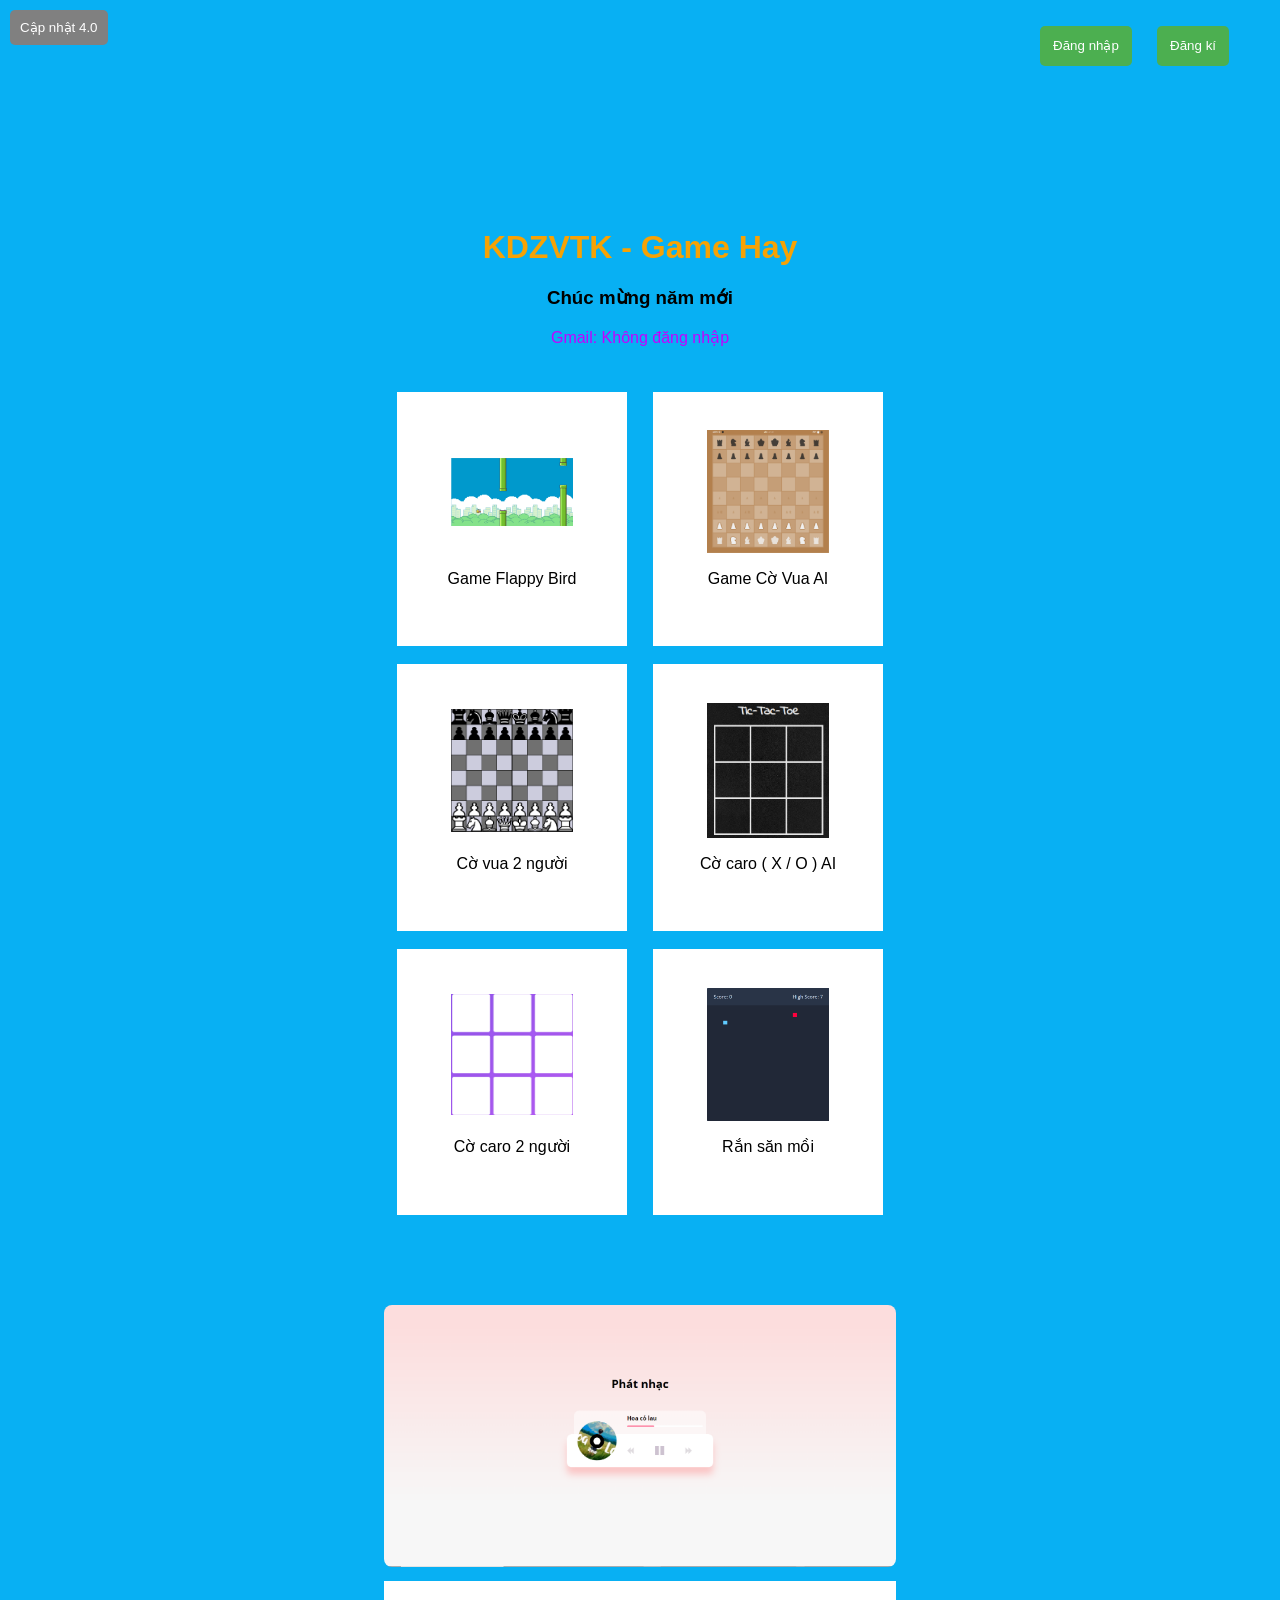
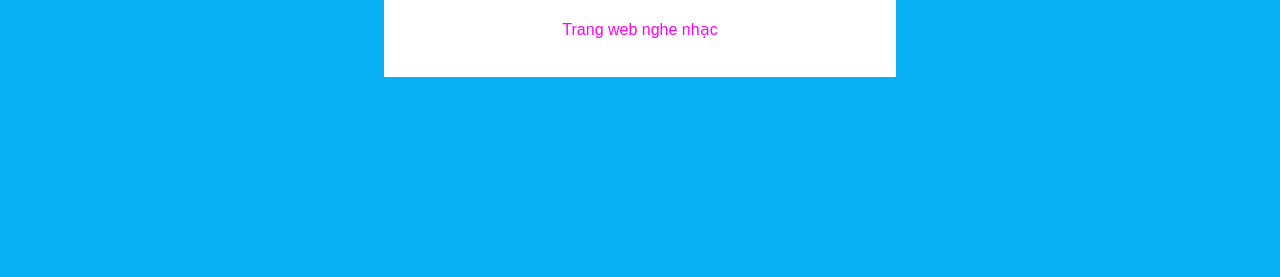
<file: index.html>
<!DOCTYPE html>
<html lang="vi">
<head>
    <meta charset="UTF-8">
    <meta name="viewport" content="width=device-width, initial-scale=1.0">
    <title>KDZ Game Hay</title>
    <link rel="stylesheet" href="web.css">
</head>
<body>
    <div class="container">

        <h1 class="orange-text">KDZVTK - Game Hay</h1>
        <h3 class="red-text" > Chúc mừng năm mới</h3>
        <div class="user-info" id="user-info">
        </div>

        <div class="top-left-corner">
            <button id="updateButton" onclick="openUpdatePopup()">Cập nhật 4.0</button>
        </div>

        <div class="top-right-buttons">
            <button onclick="redirectToPage1()">Đăng nhập</button>
            <button onclick="redirectToPage2()">Đăng kí</button>
        </div>


        <div class="game-row">
            <div class="game-box" id="flappyBird" onclick="redirectToGame1()">
                <img src="flappybird.png" alt="Flappy Bird">
                <p>Game Flappy Bird</p>
            </div>
            <div class="game-box" id="chessGame" onclick="redirectToGame2()">
                <img src="chessai.png" alt="Game Cờ Vua AI">
                <p>Game Cờ Vua AI</p>
            </div>
        </div>

        <div class="game-row">
            <div class="game-box" id="game3" onclick="redirectToGame3()">
                <img src="chess2.png" alt="Game Cờ vua 2 người">
                <p>Cờ vua 2 người</p>
            </div>
            <div class="game-box" id="game4" onclick="redirectToGame4()">
                <img src="xoai.png" alt="Game Cờ caro ( X / O ) AI">
                <p>Cờ caro ( X / O ) AI</p>
            </div>
        </div>

        <div class="game-row">
            <div class="game-box" id="game5" onclick="redirectToGame5()">
                <img src="xo2.png" alt="Game Cờ caro ( X / O ) 2 người">
                <p>Cờ caro 2 người</p>
            </div>
            <div class="game-box" id="game6" onclick="redirectToGame6()">
                <img src="ransanmoi.png" alt="Game Rắn săn mồi">
                <p>Rắn săn mồi</p>
            </div>
        </div>

        <div class="nghe-nhac">
            <div class="game-chinh" id="game7" onclick="redirectToNhac()">
                <img src="Phatnhac.png" alt="Nghe nhạc">
                <p>Trang web nghe nhạc</p>
            </div>
        </div>

        <div id="updateModal" class="modal">
            <div class="modal-content">
                <span class="close" onclick="closeUpdatePopup()">&times;</span>
                <h2>Cập nhật 4.1</h2>
                <hr>
                <ul>
                    <li>Sửa một số lỗi</li>
                    <li>Nâng cấp trang web phù hợp với tết (đỏ)</li>
                </ul>
                <hr>
                <p>Cảm ơn đã trải nghiệm trang web.</p>
            </div>
        </div>

    </div>
    <script src="web.js"></script>
    <script async src="https://pagead2.googlesyndication.com/pagead/js/adsbygoogle.js?client=ca-pub-8028799969402273"
     crossorigin="anonymous"></script>
</body>
</html>
</file>
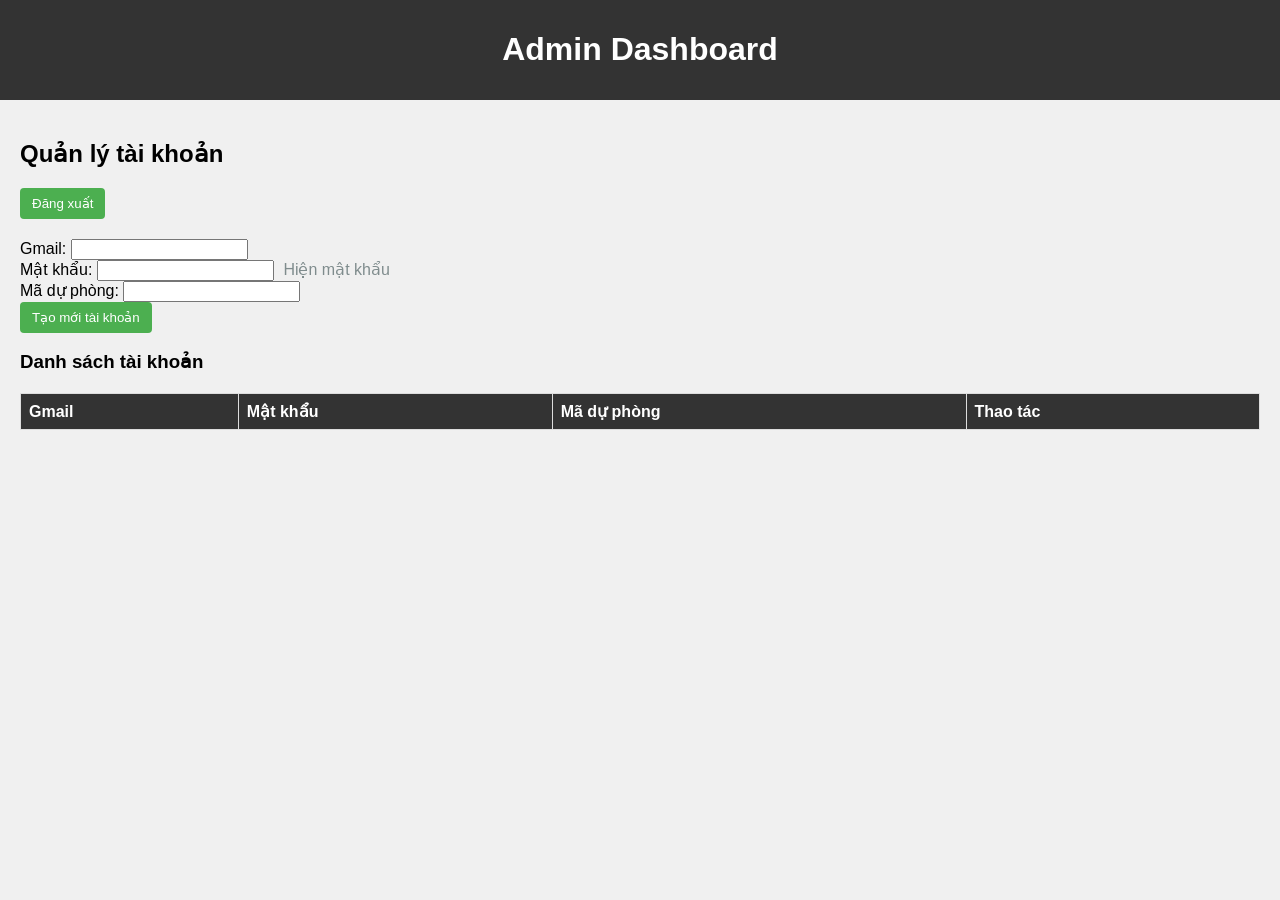
<file: admin.html>
<!DOCTYPE html>
<html lang="vi">
<head>
  <meta charset="UTF-8">
  <meta name="viewport" content="width=device-width, initial-scale=1.0">
  <title>Admin Dashboard</title>
  <style>
    body {
      font-family: Arial, sans-serif;
      background-color: #f0f0f0;
      margin: 0;
    }

    header {
      background-color: #333;
      color: #fff;
      text-align: center;
      padding: 10px;
    }

    main {
      padding: 20px;
    }

    table {
      width: 100%;
      border-collapse: collapse;
      margin-top: 20px;
    }

    th, td {
      border: 1px solid #ddd;
      padding: 8px;
      text-align: left;
    }

    th {
      background-color: #333;
      color: #fff;
    }

    form {
      margin-top: 20px;
    }

    button {
      background-color: #4caf50;
      color: #fff;
      padding: 8px 12px;
      border: none;
      border-radius: 4px;
      cursor: pointer;
    }

    button:hover {
      background-color: #45a049;
    }

    .show-password {
      display: inline-block;
      margin-left: 5px;
      color: #7f8c8d;
      cursor: pointer;
    }
  </style>
</head>
<body>

  <header>
    <h1>Admin Dashboard</h1>
  </header>

  <main>
    <h2>Quản lý tài khoản</h2>

    <button onclick="logout()">Đăng xuất</button>

    <!-- Form tạo mới tài khoản -->
    <form id="createAccountForm" onsubmit="return createAccount()">
      <label for="newGmail">Gmail:</label>
      <input type="email" id="newGmail" required>
      <br>
      <label for="newPassword">Mật khẩu:</label>
      <input type="password" id="newPassword" required>
      <span class="show-password" onclick="togglePassword('newPassword')">Hiện mật khẩu</span>
      <br>
      <label for="verificationCode">Mã dự phòng:</label>
      <input type="text" id="verificationCode" required>
      <br>
      <button type="submit">Tạo mới tài khoản</button>
    </form>

    <!-- Danh sách tài khoản -->
    <h3>Danh sách tài khoản</h3>
    <table>
      <thead>
        <tr>
          <th>Gmail</th>
          <th>Mật khẩu</th>
          <th>Mã dự phòng</th>
          <th>Thao tác</th>
        </tr>
      </thead>
      <tbody id="accountList"></tbody>
    </table>
  </main>

  <script src="admin.js"></script>
</body>
</html>
</file>
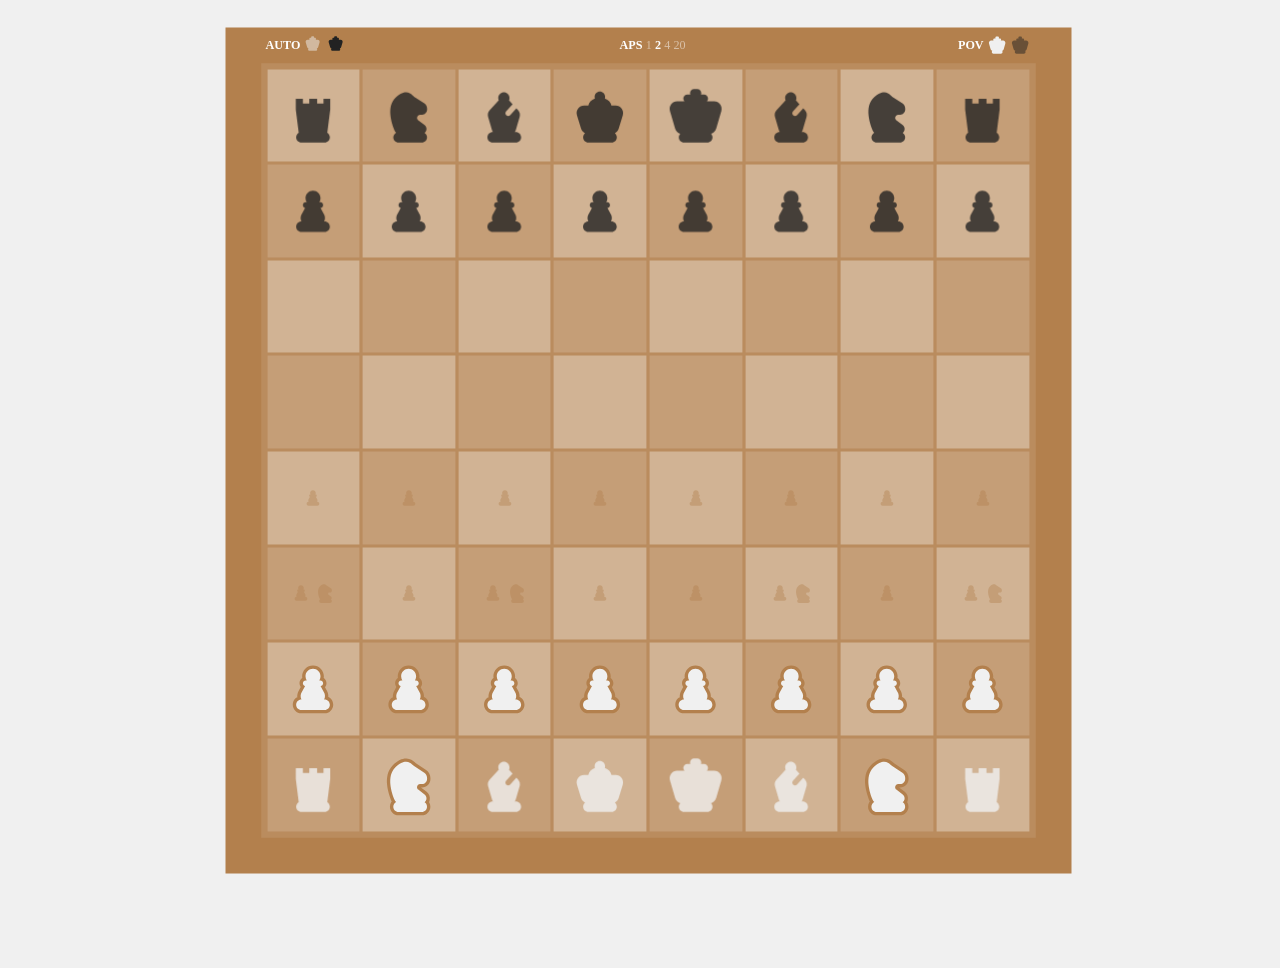
<file: chessai.html>
<!DOCTYPE html>
<html lang="vi" >

<head>

  <meta charset="UTF-8">
  <title>Chess</title>
  <link rel="icon" href="">
  <meta name="viewport" content="width=device-width, initial-scale=1">

  
  <style>
    @import url('https://fonts.googleapis.com/css2?family=The+Nautigal:wght@700&display=swap');
    </style>
<style>
:root {
  --border-width: calc(var(--diameter-tile) / 60);
  --diameter-board: min(85vw, 85vh);
  --diameter-tile: calc(1 / 8 * var(--diameter-board));
  --edge-width: calc((min(100vw, 100vh) - var(--diameter-board)) * 0.3);
  --color-danger: tomato;
  --color-success: #1d83e0;
  --color-white: #f0f0f0;
  --color-black: #222;
  --color-board-hue: 30;
  --color-board-sat: 40%;
  --color-shadow: hsl(var(--color-board-hue), var(--color-board-sat), 50%);
  --color-shadow-lighter: hsl(var(--color-board-hue), var(--color-board-sat), 55%);
  --transition-ease: cubic-bezier(0.25, 1, 0.5, 1);
  --color-background: var(--color-black);
}

aside {
  display: flex;
  justify-content: space-between;
  left: 0;
  position: absolute;
  top: calc(var(--edge-width) * -0.55);
  transform: translateY(-50%);
  width: 100%;
  z-index: 999;
}
aside div {
  align-items: center;
  color: white;
  display: flex;
}
aside div > * {
  align-items: center;
  display: flex;
}
aside div > * + * {
  margin-left: calc(var(--border-width) * 2);
}
aside div h3,
aside div label {
  font-size: calc(var(--edge-width) * 0.3);
  height: calc(var(--edge-width) * 0.3);
  line-height: 1;
  margin-bottom: 0;
  margin-top: 0;
  text-transform: uppercase;
}
aside div label {
  cursor: pointer;
}
aside div input {
  left: -99999px;
  position: absolute;
}

aside div input + * {
  opacity: 0.5;
}
aside div input:checked + * {
  font-weight: bold;
  opacity: 1;
}

aside div svg {
  height: calc(var(--edge-width) * 0.5);
  width: auto;
}

html,
body {
  height: 100%;
}

body {
  background: var(--color-background);
  overflow: hidden;
  transition: background-color 250ms ease-in-out;
}

#view {
  background: var(--color-shadow-lighter);
  box-shadow: 0 0 0 calc(var(--border-width) * 3) var(--color-shadow-lighter),
    0 0 0 var(--edge-width) var(--color-shadow);
  height: var(--diameter-board);
  margin: calc((100vh - var(--diameter-board)) * 0.5)
    calc((100vw - var(--diameter-board)) * 0.5);
  position: relative;
  width: var(--diameter-board);
}

.board {
  display: flex;
  flex-direction: column-reverse;
  height: 100%;
  width: 100%;
}

.board .row {
  display: flex;
  height: var(--diameter-tile);
  width: 100%;
}

.perspective-black .board .row {
  flex-direction: row-reverse;
}

.perspective-black .board {
  flex-direction: column;
}

.board .row .tile {
  background-color: currentcolor;
  border: none;
  box-shadow: inset 0 0 0 var(--border-width) var(--color-shadow-lighter);
  display: flex;
  flex-direction: column;
  height: var(--diameter-tile);
  justify-content: space-between;
  padding: 0;
  position: relative;
  transition: background-color 350ms var(--transition-ease);
  width: var(--diameter-tile);
}

.perspective-black .board .row:nth-child(even) .tile:nth-child(odd),
.perspective-black .board .row:nth-child(odd) .tile:nth-child(even),
.perspective-white .board .row:nth-child(even) .tile:nth-child(even),
.perspective-white .board .row:nth-child(odd) .tile:nth-child(odd) {
  color: hsl(var(--color-board-hue), var(--color-board-sat), 62%);
}

.perspective-black .board .row:nth-child(even) .tile:nth-child(even),
.perspective-black .board .row:nth-child(odd) .tile:nth-child(odd),
.perspective-white .board .row:nth-child(even) .tile:nth-child(odd),
.perspective-white .board .row:nth-child(odd) .tile:nth-child(even) {
  color: hsl(var(--color-board-hue), var(--color-board-sat), 70%);
}

.board .row .tile .move,
.board .row .tile .moves,
.board .row .tile .captures {
  box-sizing: border-box;
  display: flex;
  flex-wrap: wrap;
  height: var(--diameter-tile);
  justify-content: center;
  left: 0;
  padding: calc(var(--diameter-tile) * 0.025);
  position: absolute;
  top: 0;
  width: var(--diameter-tile);
  z-index: 9;
}

.board .row .tile .move,
.board .row .tile .moves {
  align-content: center;
  align-items: center;
}
.board .row .tile .captures {
  align-items: flex-start;
  justify-content: space-between;
}
.board .row .tile:not(.occupied) .captures {
  align-items: center;
  justify-content: center;
}

.board .row .tile > div > svg {
  --stroke: transparent;
  box-sizing: border-box;
  height: var(--di);
  line-height: var(--di);
  width: var(--di);
}

.board .row .tile .move svg {
  --di: calc(var(--diameter-tile) / 4);
  --fill: var(--color-shadow);
}

.board .row .tile .moves svg,
.board .row .tile .captures svg {
  --di: calc(var(--diameter-tile) / 4);
  --fill: var(--color-shadow);
  opacity: 0.4;
}

.board .row .tile.occupied .captures svg { position: absolute; }
.board .row .tile.occupied .captures svg:nth-child(1) { top: 0; left: 0; }
.board .row .tile.occupied .captures svg:nth-child(2) { top: 0; right: 0; }
.board .row .tile.occupied .captures svg:nth-child(3) { bottom: calc(var(--di) * 0.1); left: 0; }
.board .row .tile.occupied .captures svg:nth-child(4) { bottom: calc(var(--di) * 0.1); right: 0; }
.board .row .tile.occupied .captures svg:nth-child(5) { top: calc(50% - var(--di) * 0.55); left: 0; }
.board .row .tile.occupied .captures svg:nth-child(6) { top: calc(50% - var(--di) * 0.55); right: 0; }
.board .row .tile.occupied .captures svg:nth-child(7) { top: 0; left: calc(50% - var(--di) * 0.5); }
.board .row .tile.occupied .captures svg:nth-child(8) { bottom: calc(var(--di) * 0.1); left: calc(50% - var(--di) * 0.5); }

.touching .board .row .tile .moves,
.touching .board .row .tile .captures,
.turn-black .board .row .tile .moves .white,
.turn-black .board .row .tile .captures .white,
.turn-white .board .row .tile .moves .black,
.turn-white .board .row .tile .captures .black {
  display: none;
}

.board .row .tile[class*="highlight-"] .moves,
.board .row .tile[class*="highlight-"] .captures {
  display: none;  
}

button:focus {
  outline: none;
  position: relative;
  z-index: 9;
}

svg {
  --fill: var(--color-black);
  --stroke: var(--color-shadow);
  fill: var(--fill);
}

svg.white { --fill: var(--color-white); }
svg.black { --fill: var(--color-black); }

.pieces {
  display: block;
  height: var(--diameter-board);
  left: 0;
  pointer-events: none;
  position: absolute;
  top: 0;
  width: var(--diameter-board);
  z-index: 99;
}

.pieces .piece.white {
  --pos-row: -1;
}
.pieces .piece.black {
  --pos-row: 8;
}
.pieces .piece {
  --pos-col: 3.5;
  --scale: 0;
  --transition-delay: 0ms;
  --transition-duration: 200ms;
  bottom: 0;
  display: block;
  height: var(--diameter-tile);
  position: absolute;
  left: 0;
  transform: translate(
      calc(var(--pos-col) * 100%),
      calc(var(--pos-row) * -100%)
    )
    translateZ(0);
  transform-origin: 50% 50%;
  transition: all var(--transition-duration) var(--transition-ease)
    var(--transition-delay);
  width: var(--diameter-tile);
}
.perspective-black .pieces .piece {
  transform: translate(
      calc((7 - var(--pos-col)) * 100%),
      calc((7 - var(--pos-row)) * -100%)
    )
    translateZ(0);
}
.pieces .piece svg {
  display: block;
  left: 50%;
  opacity: 1;
  position: absolute;
  top: 50%;
  transform: translate(-50%, -50%) translateZ(0) scale(var(--scale));
  transform-origin: 50% 50%;
  transition: transform var(--transition-duration) var(--transition-ease),
    fill var(--transition-duration) var(--transition-ease),
    opacity var(--transition-duration) var(--transition-ease);
}
.turn-white .pieces .piece:not(.highlight-capture) svg.black,
.turn-black .pieces .piece:not(.highlight-capture) svg.white,
.turn-black .pieces .piece:not(.can-move):not(.can-capture) svg.black,
.turn-white .pieces .piece:not(.can-move):not(.can-capture) svg.white {
  --stroke: transparent;
  opacity: 0.8;
}

@-webkit-keyframes wobble {
  0%, 50%, 100% { transform: translate(-50%, -50%) translateZ(0) scale(1) rotate(0deg); }
  25% { transform: translate(-50%, -50%) translateZ(0) scale(1.1) rotate(-2deg); }
  75% { transform: translate(-50%, -50%) translateZ(0) scale(1.1) rotate(2deg); }
}

@keyframes wobble {
  0%, 50%, 100% { transform: translate(-50%, -50%) translateZ(0) scale(1) rotate(0deg); }
  25% { transform: translate(-50%, -50%) translateZ(0) scale(1.1) rotate(-2deg); }
  75% { transform: translate(-50%, -50%) translateZ(0) scale(1.1) rotate(2deg); }
}
.pieces .piece.highlight-active svg {
  -webkit-animation: wobble 500ms linear infinite;
          animation: wobble 500ms linear infinite;
  --stroke: var(--color-success);
}

.pieces .piece.highlight-capture svg {
  --stroke: var(--color-danger);
}

.piece svg {
  --svg-di: calc(var(--diameter-tile) * 0.666);
  display: block;
  font-weight: bold;
  height: var(--svg-di);
  left: 50%;
  line-height: var(--svg-di);
  position: absolute;
  stroke-linejoin: round;
  text-align: center;
  top: 50%;
  transform: translate(-50%, -50%);
  width: var(--svg-di);
}
</style>

  <script>
  window.console = window.console || function(t) {};
</script>

  
  
  <script>
  if (document.location.search.match(/type=embed/gi)) {
    window.parent.postMessage("resize", "*");
  }
</script>


</head>

<body translate="no" >
  <section id="view">
  <aside>
    <div>
      <h3 title="Autoplay">Auto</h3>
      <label for="white-random"><input type="checkbox" id="white-random" /><svg width="200" height="200" viewBox="0 0 200 200" fill="none" class="white"><use href="#king" /></svg></label>
      <label for="black-random"><input type="checkbox" id="black-random" checked /><svg width="200" height="200" viewBox="0 0 200 200" fill="none" class="black"><use href="#king" /></svg></label>
    </div>
    <div>
      <h3 title="Actions per Second">APS</h3>
      <label for="speed-slow"><input type="radio" name="speed" id="speed-slow" /><span>1</span></label>
      <label for="speed-medium"><input type="radio" name="speed" id="speed-medium" checked /><span>2</span></label>
      <label for="speed-fast"><input type="radio" name="speed" id="speed-fast" /><span>4</span></label>
      <label for="speed-asap"><input type="radio" name="speed" id="speed-asap" /><span>20</span></label>
    </div>
    <div>
      <h3 title="Point of View">POV</h3>
      <label for="white-perspective"><input type="radio" name="perspective" id="white-perspective" checked /><svg width="200" height="200" viewBox="0 0 170 170" fill="none" class="white"><use href="#king" /></svg></label>
      <label for="black-perspective"><input type="radio" name="perspective" id="black-perspective" /><svg width="200" height="200" viewBox="0 0 170 170" fill="none" class="black"><use href="#king" /></svg></label>
    </div>
  </aside>
  <div id="board"></div>
</section>

<svg aria-hidden style="display: none;" width="170" height="170" viewBox="0 0 170 170" fill="none" xmlns="http://www.w3.org/2000/svg">
  <g id="pawn">
    <path fill="var(--stroke)" d="M63.9596 75.8417L71.9157 80.049C73.2376 77.5492 73.3078 74.5734 72.1052 72.0141C70.9025 69.4547 68.5669 67.6094 65.7987 67.0316L63.9596 75.8417ZM53.8303 94.9961L61.7863 99.2034L61.7864 99.2034L53.8303 94.9961ZM53.2512 96.2739L44.7646 93.2777L44.7646 93.2777L53.2512 96.2739ZM54.1798 112V121C57.4071 121 60.3874 119.272 61.9907 116.471C63.5939 113.67 63.5747 110.225 61.9403 107.442L54.1798 112ZM114.82 112L107.06 107.442C105.425 110.225 105.406 113.67 107.009 116.471C108.613 119.272 111.593 121 114.82 121V112ZM115.749 96.2739L124.235 93.2776L124.235 93.2776L115.749 96.2739ZM115.17 94.9961L107.214 99.2034L107.214 99.2034L115.17 94.9961ZM105.111 75.9755L104.388 67.0046C101.37 67.2479 98.6777 68.9917 97.2213 71.6453C95.7649 74.2989 95.74 77.5069 97.1551 80.1828L105.111 75.9755ZM101.706 61L94.1937 56.0436C92.3701 58.8076 92.2116 62.3498 93.7811 65.2657C95.3506 68.1816 98.3945 70 101.706 70V61ZM68.294 61V70C71.6055 70 74.6494 68.1816 76.2189 65.2657C77.7884 62.3498 77.6299 58.8076 75.8063 56.0436L68.294 61ZM56.0036 71.6343L45.8743 90.7887L61.7864 99.2034L71.9157 80.049L56.0036 71.6343ZM45.8743 90.7887C45.5683 91.3674 45.1338 92.2321 44.7646 93.2777L61.7378 99.2702C61.7062 99.3598 61.685 99.4043 61.691 99.3911C61.6938 99.3851 61.7021 99.3674 61.718 99.3356C61.7341 99.3035 61.756 99.2608 61.7863 99.2034L45.8743 90.7887ZM44.7646 93.2777C43.8488 95.8717 40.5174 106.509 46.4192 116.558L61.9403 107.442C61.2075 106.194 60.9315 104.686 61.0138 103C61.0971 101.296 61.5308 99.8565 61.7378 99.2702L44.7646 93.2777ZM54.1798 103H54V121H54.1798V103ZM54 103C41.2975 103 31 113.297 31 126H49C49 123.239 51.2386 121 54 121V103ZM31 126C31 138.703 41.2974 149 54 149V131C51.2386 131 49 128.761 49 126H31ZM54 149H116V131H54V149ZM116 149C128.703 149 139 138.703 139 126H121C121 128.761 118.761 131 116 131V149ZM139 126C139 113.297 128.703 103 116 103V121C118.761 121 121 123.239 121 126H139ZM116 103H114.82V121H116V103ZM122.581 116.558C128.483 106.509 125.151 95.8716 124.235 93.2776L107.262 99.2702C107.469 99.8565 107.903 101.296 107.986 103C108.069 104.686 107.793 106.194 107.06 107.442L122.581 116.558ZM124.235 93.2776C123.866 92.2321 123.432 91.3674 123.126 90.7887L107.214 99.2034C107.244 99.2608 107.266 99.3035 107.282 99.3356C107.298 99.3674 107.306 99.3851 107.309 99.3912C107.315 99.4043 107.294 99.3598 107.262 99.2702L124.235 93.2776ZM123.126 90.7888L113.067 71.7681L97.1551 80.1828L107.214 99.2034L123.126 90.7888ZM103 68.5C103 67.7083 103.607 67.0675 104.388 67.0046L105.835 84.9463C114.328 84.2614 121 77.1644 121 68.5H103ZM104.5 70C103.672 70 103 69.3284 103 68.5H121C121 59.3873 113.613 52 104.5 52V70ZM101.706 70H104.5V52H101.706V70ZM109.218 65.9564C112.241 61.375 114 55.8793 114 50H96C96 52.248 95.3352 54.3134 94.1937 56.0436L109.218 65.9564ZM114 50C114 33.9837 101.016 21 85 21V39C91.0751 39 96 43.9249 96 50H114ZM85 21C68.9837 21 56 33.9837 56 50H74C74 43.9249 78.9249 39 85 39V21ZM56 50C56 55.8793 57.7591 61.375 60.7818 65.9564L75.8063 56.0436C74.6648 54.3134 74 52.248 74 50H56ZM65.5 70H68.294V52H65.5V70ZM67 68.5C67 69.3284 66.3284 70 65.5 70V52C56.3873 52 49 59.3873 49 68.5H67ZM65.7987 67.0316C66.4826 67.1743 67 67.7665 67 68.5H49C49 76.4618 54.6302 83.0882 62.1205 84.6518L65.7987 67.0316Z" />
    <path fill-rule="evenodd" clip-rule="evenodd" d="M63.9596 75.8417L53.8303 94.9961C53.6109 95.4111 53.4075 95.8312 53.2512 96.2739C52.4848 98.4448 50.4371 105.627 54.1798 112H54C46.268 112 40 118.268 40 126C40 133.732 46.268 140 54 140H116C123.732 140 130 133.732 130 126C130 118.268 123.732 112 116 112H114.82C118.563 105.627 116.515 98.4447 115.749 96.2739C115.592 95.8312 115.389 95.4111 115.17 94.9961L105.111 75.9755C108.967 75.6645 112 72.4364 112 68.5C112 64.3579 108.642 61 104.5 61H101.706C103.788 57.8442 105 54.0636 105 50C105 38.9543 96.0457 30 85 30C73.9543 30 65 38.9543 65 50C65 54.0636 66.2119 57.8442 68.294 61H65.5C61.3579 61 58 64.3579 58 68.5C58 72.1142 60.5564 75.1312 63.9596 75.8417Z" />
  </g>

  <g id="rook">
    <path fill="var(--stroke)" d="M96 40H105C105 35.0294 100.971 31 96 31V40ZM75 40V31C70.0294 31 66 35.0294 66 40H75ZM75 53L75 62C77.3869 62 79.6761 61.0518 81.364 59.364C83.0518 57.6761 84 55.387 84 53H75ZM58 53H49C49 57.9706 53.0294 62 58 62L58 53ZM58 40H67C67 35.0294 62.9706 31 58 31V40ZM39 40V31C34.0294 31 30 35.0294 30 40H39ZM39 69H30C30 69.379 30.0239 69.7577 30.0717 70.1337L39 69ZM46.8667 130.951L51.4589 138.691C54.5432 136.861 56.2467 133.375 55.795 129.817L46.8667 130.951ZM123.133 130.951L114.205 129.817C113.753 133.375 115.457 136.861 118.541 138.691L123.133 130.951ZM131 69L139.928 70.1338C139.976 69.7577 140 69.3791 140 69L131 69ZM131 40H140C140 35.0294 135.971 31 131 31V40ZM113 40V31C108.029 31 104 35.0294 104 40H113ZM113 53L113 62C115.387 62 117.676 61.0518 119.364 59.364C121.052 57.6761 122 55.387 122 53H113ZM96 53H87C87 57.9706 91.0294 62 96 62L96 53ZM96 31H75V49H96V31ZM66 40V53H84V40H66ZM75 44L58 44L58 62L75 62L75 44ZM67 53V40H49V53H67ZM58 31H39V49H58V31ZM30 40V69H48V40H30ZM30.0717 70.1337L37.9384 132.085L55.795 129.817L47.9283 67.8663L30.0717 70.1337ZM42.2745 123.211C35.5441 127.204 30.9998 134.566 30.9998 143H48.9998C48.9998 141.18 49.9671 139.576 51.4589 138.691L42.2745 123.211ZM30.9998 143C30.9998 155.703 41.2973 166 53.9998 166V148C51.2384 148 48.9998 145.761 48.9998 143H30.9998ZM53.9998 166H116V148H53.9998V166ZM116 166C128.702 166 139 155.703 139 143H121C121 145.761 118.761 148 116 148V166ZM139 143C139 134.567 134.456 127.204 127.725 123.211L118.541 138.691C120.033 139.576 121 141.18 121 143H139ZM132.061 132.085L139.928 70.1338L122.072 67.8662L114.205 129.817L132.061 132.085ZM140 69V40H122V69H140ZM131 31H113V49H131V31ZM104 40V53H122V40H104ZM113 44L96 44L96 62L113 62L113 44ZM105 53V40H87V53H105Z" />
    <path fill-rule="evenodd" clip-rule="evenodd" d="M96 40H75V53L58 53V40H39V69L46.8667 130.951C42.7556 133.39 39.9998 137.873 39.9998 143C39.9998 150.732 46.2678 157 53.9998 157H116C123.732 157 130 150.732 130 143C130 137.873 127.244 133.39 123.133 130.951L131 69V40H113V53L96 53V40Z" />
  </g>

  
  <g id="knight">
    <path fill="var(--stroke)" d="M49.1052 38.3193L55.4587 44.6937L55.4587 44.6937L49.1052 38.3193ZM94.2401 29.9368L87.874 36.2986L87.8741 36.2987L94.2401 29.9368ZM47.3161 124.557L55.6423 121.14L55.6423 121.14L47.3161 124.557ZM51.766 130.503L55.8329 138.532C58.5612 137.15 60.401 134.477 60.7176 131.435C61.0343 128.393 59.7845 125.399 57.3994 123.484L51.766 130.503ZM127.628 131.204L122.091 124.109C119.79 125.905 118.502 128.705 118.637 131.621C118.773 134.537 120.314 137.207 122.772 138.782L127.628 131.204ZM132.387 123.702L141.165 125.687L141.165 125.687L132.387 123.702ZM127.584 110.339L133.091 103.22L133.091 103.22L127.584 110.339ZM110.576 97.1821L105.069 104.301L105.069 104.301L110.576 97.1821ZM126.76 52.2539L121.858 59.802L121.858 59.802L126.76 52.2539ZM99.5001 34.552L104.402 27.0039L104.402 27.0039L99.5001 34.552ZM94.4956 30.1927L100.866 23.8348L100.866 23.8347L94.4956 30.1927ZM55.4587 44.6937C66.4763 33.7121 74.1214 31.8771 78.4041 32.0063C82.8219 32.1396 86.0037 34.427 87.874 36.2986L100.606 23.575C96.9524 19.9187 89.6658 14.3378 78.9468 14.0145C68.0925 13.6871 55.9323 18.8073 42.7516 31.9449L55.4587 44.6937ZM55.6423 121.14C51.8581 111.919 46.772 97.1895 45.3694 82.2455C43.9517 67.1402 46.4349 53.688 55.4587 44.6937L42.7516 31.9449C28.1598 46.4892 25.8204 66.5842 27.4482 83.9274C29.091 101.432 34.9182 118.052 38.99 127.974L55.6423 121.14ZM57.3994 123.484C56.6293 122.866 56.029 122.082 55.6423 121.14L38.99 127.974C40.5712 131.827 43.0657 135.061 46.1326 137.522L57.3994 123.484ZM53.0838 143C53.0838 141.063 54.183 139.368 55.8329 138.532L47.699 122.475C40.2331 126.256 35.0838 134.019 35.0838 143H53.0838ZM58.0838 148C55.3224 148 53.0838 145.761 53.0838 143H35.0838C35.0838 155.703 45.3812 166 58.0838 166V148ZM120.084 148H58.0838V166H120.084V148ZM125.084 143C125.084 145.761 122.845 148 120.084 148V166C132.786 166 143.084 155.703 143.084 143H125.084ZM122.772 138.782C124.181 139.685 125.084 141.24 125.084 143H143.084C143.084 134.852 138.84 127.7 132.484 123.627L122.772 138.782ZM123.608 121.717C123.387 122.695 122.843 123.522 122.091 124.109L133.165 138.3C137.095 135.233 140 130.837 141.165 125.687L123.608 121.717ZM122.077 117.458C123.372 118.459 123.969 120.121 123.608 121.717L141.165 125.687C143.069 117.265 139.92 108.503 133.091 103.22L122.077 117.458ZM105.069 104.301L122.077 117.458L133.091 103.22L116.083 90.0634L105.069 104.301ZM98.3876 90.6851C98.3876 96.0131 100.855 101.041 105.069 104.301L116.083 90.0634C116.275 90.2123 116.388 90.4418 116.388 90.6851H98.3876ZM115.602 73.471C106.095 73.471 98.3876 81.178 98.3876 90.6851H116.388C116.388 91.1191 116.036 91.471 115.602 91.471V73.471ZM120.815 73.471H115.602V91.471H120.815V73.471ZM125.243 69.0432C125.243 71.4886 123.261 73.471 120.815 73.471V91.471C133.202 91.471 143.243 81.4297 143.243 69.0432H125.243ZM125.243 66.0369V69.0432H143.243V66.0369H125.243ZM121.858 59.802C123.969 61.1731 125.243 63.5195 125.243 66.0369H143.243C143.243 57.4241 138.885 49.3965 131.661 44.7058L121.858 59.802ZM94.5985 42.1001L121.858 59.802L131.661 44.7058L104.402 27.0039L94.5985 42.1001ZM88.1255 36.5506C89.5726 38.0004 91.8096 40.2891 94.5985 42.1001L104.402 27.0039C103.476 26.4028 102.551 25.5233 100.866 23.8348L88.1255 36.5506ZM87.8741 36.2987C87.9569 36.3816 88.04 36.4649 88.1256 36.5506L100.866 23.8347C100.781 23.7498 100.694 23.6625 100.606 23.5749L87.8741 36.2987Z" />
    <path fill-rule="evenodd" clip-rule="evenodd" d="M94.2401 29.9368C88.716 24.409 73.3034 14.2001 49.1052 38.3193C25.4895 61.8579 39.4602 105.414 47.3161 124.557C48.3001 126.955 49.8475 128.963 51.766 130.503C47.208 132.812 44.0838 137.541 44.0838 143C44.0838 150.732 50.3518 157 58.0838 157H120.084C127.816 157 134.084 150.732 134.084 143C134.084 138.046 131.511 133.693 127.628 131.204C129.969 129.378 131.694 126.766 132.387 123.702C133.519 118.693 131.646 113.481 127.584 110.339L110.576 97.1821C108.565 95.6265 107.388 93.2275 107.388 90.6851C107.388 86.1486 111.065 82.471 115.602 82.471H120.815C128.231 82.471 134.243 76.4592 134.243 69.0432V66.0369C134.243 60.4718 131.427 55.2848 126.76 52.2539L99.5001 34.552C97.6428 33.3459 96.0618 31.7619 94.4956 30.1927C94.4104 30.1073 94.3252 30.022 94.2401 29.9368Z" />
  </g>
  
  <g id="bishop">
    <path fill="var(--stroke)" d="M97.7142 44.0856L89.4897 40.4306L87.1055 45.7955L91.0547 50.1396L97.7142 44.0856ZM107.204 54.5248L113.843 60.6014L119.386 54.5454L113.864 48.4708L107.204 54.5248ZM90.0638 73.2519L96.7027 79.3284L96.7027 79.3284L90.0638 73.2519ZM90.5325 83.8481L84.4559 90.4871L84.4559 90.4871L90.5325 83.8481ZM101.129 83.3795L107.768 89.456L107.768 89.456L101.129 83.3795ZM117.337 65.6709L123.997 59.6168L117.36 52.3162L110.698 59.5943L117.337 65.6709ZM122.204 71.0243L115.544 77.0783L115.544 77.0783L122.204 71.0243ZM126.158 88.1953L134.795 90.7267L134.795 90.7267L126.158 88.1953ZM115.792 123.563L107.155 121.031L107.155 121.031L115.792 123.563ZM113.283 128.798L105.902 123.648L96.0296 137.798H113.283V128.798ZM54.7167 128.798V137.798H71.9704L62.0977 123.648L54.7167 128.798ZM52.2081 123.563L60.8447 121.031L60.8447 121.031L52.2081 123.563ZM41.8417 88.1953L33.2051 90.7267L33.2051 90.7267L41.8417 88.1953ZM45.7961 71.0243L52.4556 77.0783L52.4556 77.0783L45.7961 71.0243ZM70.2858 44.0856L76.9453 50.1396L80.8945 45.7955L78.5103 40.4306L70.2858 44.0856ZM105.939 47.7406C107.267 44.7523 108 41.4498 108 38H90C90 38.8832 89.8148 39.6991 89.4897 40.4306L105.939 47.7406ZM113.864 48.4708L104.374 38.0315L91.0547 50.1396L100.545 60.5789L113.864 48.4708ZM96.7027 79.3284L113.843 60.6014L100.565 48.4483L83.4248 67.1754L96.7027 79.3284ZM96.609 77.2092C97.2201 77.7685 97.2621 78.7173 96.7027 79.3284L83.4248 67.1754C77.2722 73.8975 77.7338 84.3345 84.4559 90.4871L96.609 77.2092ZM94.4898 77.3029C95.0491 76.6918 95.9979 76.6499 96.609 77.2092L84.4559 90.4871C91.178 96.6397 101.615 96.1781 107.768 89.456L94.4898 77.3029ZM110.698 59.5943L94.4898 77.3029L107.768 89.456L123.976 71.7474L110.698 59.5943ZM128.863 64.9702L123.997 59.6168L110.678 71.7249L115.544 77.0783L128.863 64.9702ZM134.795 90.7267C137.442 81.6942 135.195 71.9349 128.863 64.9702L115.544 77.0783C117.655 79.3999 118.404 82.653 117.522 85.6638L134.795 90.7267ZM124.429 126.094L134.795 90.7267L117.522 85.6638L107.155 121.031L124.429 126.094ZM120.664 133.948C122.307 131.594 123.591 128.951 124.429 126.094L107.155 121.031C106.874 121.992 106.446 122.869 105.902 123.648L120.664 133.948ZM116 119.798H113.283V137.798H116V119.798ZM139 142.798C139 130.096 128.703 119.798 116 119.798V137.798C118.761 137.798 121 140.037 121 142.798H139ZM116 165.798C128.703 165.798 139 155.501 139 142.798H121C121 145.56 118.761 147.798 116 147.798V165.798ZM54 165.798H116V147.798H54V165.798ZM31 142.798C31 155.501 41.2974 165.798 54 165.798V147.798C51.2386 147.798 49 145.56 49 142.798H31ZM54 119.798C41.2975 119.798 31 130.096 31 142.798H49C49 140.037 51.2386 137.798 54 137.798V119.798ZM54.7167 119.798H54V137.798H54.7167V119.798ZM43.5714 126.094C44.4088 128.951 45.6929 131.594 47.3357 133.948L62.0977 123.648C61.5539 122.869 61.1262 121.992 60.8447 121.031L43.5714 126.094ZM33.2051 90.7267L43.5714 126.094L60.8447 121.031L50.4784 85.6638L33.2051 90.7267ZM39.1366 64.9702C32.8051 71.9349 30.5576 81.6942 33.2051 90.7267L50.4784 85.6638C49.5959 82.653 50.3451 79.3999 52.4556 77.0783L39.1366 64.9702ZM63.6264 38.0315L39.1366 64.9702L52.4556 77.0783L76.9453 50.1396L63.6264 38.0315ZM60 38C60 41.4498 60.7334 44.7523 62.0614 47.7406L78.5103 40.4306C78.1852 39.6991 78 38.8832 78 38H60ZM84 14C70.7452 14 60 24.7452 60 38H78C78 34.6863 80.6863 32 84 32V14ZM108 38C108 24.7452 97.2548 14 84 14V32C87.3137 32 90 34.6863 90 38H108Z" />
    <path fill-rule="evenodd" clip-rule="evenodd" d="M99 38C99 40.1665 98.5407 42.2257 97.7142 44.0856L107.204 54.5248L90.0638 73.2519C87.2671 76.3074 87.477 81.0515 90.5325 83.8481C93.588 86.6448 98.3321 86.435 101.129 83.3795L117.337 65.6709L122.204 71.0243C126.425 75.6674 127.923 82.1736 126.158 88.1953L115.792 123.563C115.233 125.471 114.377 127.231 113.283 128.798H116C123.732 128.798 130 135.066 130 142.798C130 150.53 123.732 156.798 116 156.798H54C46.268 156.798 40 150.53 40 142.798C40 135.066 46.268 128.798 54 128.798H54.7167C53.6234 127.231 52.7675 125.471 52.2081 123.563L41.8417 88.1953C40.0767 82.1736 41.5751 75.6674 45.7961 71.0243L70.2858 44.0856C69.4593 42.2257 69 40.1665 69 38C69 29.7157 75.7157 23 84 23C92.2843 23 99 29.7157 99 38Z" />
  </g>

  <g id="queen">
    <path fill="var(--stroke)" d="M98.3201 39.3222L89.7589 36.5462C88.2688 41.1416 90.6725 46.0937 95.2048 47.7659L98.3201 39.3222ZM71.6799 39.3222L74.7952 47.7659C79.3275 46.0937 81.7312 41.1416 80.2411 36.5462L71.6799 39.3222ZM54.2398 58V67C58.658 67 62.4228 63.7931 63.1253 59.4312L54.2398 58ZM23.8059 83.7931L32.42 81.1862L32.42 81.1862L23.8059 83.7931ZM34.7006 119.793L26.0864 122.4L26.0864 122.4L34.7006 119.793ZM45.4311 132.146L51.1198 139.12C53.5226 137.16 54.7472 134.101 54.3609 131.025C53.9746 127.948 52.0318 125.287 49.2191 123.982L45.4311 132.146ZM124.913 131.982L120.97 123.892C118.183 125.25 116.292 127.947 115.963 131.029C115.635 134.112 116.917 137.147 119.355 139.061L124.913 131.982ZM135.299 119.793L126.685 117.186L126.685 117.186L135.299 119.793ZM146.194 83.7932L137.58 81.1862L137.58 81.1862L146.194 83.7932ZM115.76 58L106.875 59.4312C107.577 63.7931 111.342 67 115.76 67V58ZM90 35C90 35.5543 89.9131 36.0707 89.7589 36.5462L106.881 42.0983C107.61 39.8513 108 37.4624 108 35H90ZM85 30C87.7614 30 90 32.2386 90 35H108C108 22.2975 97.7026 12 85 12V30ZM80 35C80 32.2386 82.2386 30 85 30V12C72.2975 12 62 22.2975 62 35H80ZM80.2411 36.5462C80.0869 36.0707 80 35.5543 80 35H62C62 37.4624 62.3902 39.8513 63.1188 42.0983L80.2411 36.5462ZM63.1253 59.4312C63.7988 55.2498 67.5604 50.4352 74.7952 47.7659L68.5647 30.8786C57.1112 35.1044 47.3444 44.2138 45.3544 56.5688L63.1253 59.4312ZM54.2398 49H42.9485V67H54.2398V49ZM42.9485 49C23.4932 49 9.55633 67.7789 15.1917 86.4001L32.42 81.1862C30.2825 74.123 35.5689 67 42.9485 67V49ZM15.1917 86.4001L26.0864 122.4L43.3148 117.186L32.42 81.1862L15.1917 86.4001ZM26.0864 122.4C28.5395 130.506 34.3182 136.911 41.643 140.31L49.2191 123.982C46.429 122.687 44.2438 120.256 43.3148 117.186L26.0864 122.4ZM39.7423 125.172C34.5896 129.375 31.2741 135.804 31.2741 143H49.2741C49.2741 141.44 49.978 140.051 51.1198 139.12L39.7423 125.172ZM31.2741 143C31.2741 155.703 41.5715 166 54.2741 166V148C51.5127 148 49.2741 145.761 49.2741 143H31.2741ZM54.2741 166H116.274V148H54.2741V166ZM116.274 166C128.977 166 139.274 155.703 139.274 143H121.274C121.274 145.761 119.036 148 116.274 148V166ZM139.274 143C139.274 135.648 135.815 129.099 130.471 124.904L119.355 139.061C120.54 139.991 121.274 141.407 121.274 143H139.274ZM128.856 140.073C135.943 136.619 141.516 130.321 143.914 122.4L126.685 117.186C125.777 120.186 123.67 122.576 120.97 123.892L128.856 140.073ZM143.914 122.4L154.808 86.4001L137.58 81.1862L126.685 117.186L143.914 122.4ZM154.808 86.4001C160.444 67.7789 146.507 49 127.052 49V67C134.431 67 139.718 74.123 137.58 81.1862L154.808 86.4001ZM127.052 49H115.76V67H127.052V49ZM95.2048 47.7659C102.44 50.4352 106.201 55.2498 106.875 59.4312L124.646 56.5688C122.656 44.2138 112.889 35.1044 101.435 30.8786L95.2048 47.7659Z" />
    <path fill-rule="evenodd" clip-rule="evenodd" d="M98.3201 39.3222C98.7615 37.961 99 36.5084 99 35C99 27.268 92.732 21 85 21C77.268 21 71 27.268 71 35C71 36.5084 71.2385 37.961 71.6799 39.3222C62.3358 42.7698 55.5716 49.7318 54.2398 58H42.9485C29.5311 58 19.9194 70.951 23.8059 83.7931L34.7006 119.793C36.3917 125.381 40.3736 129.799 45.4311 132.146C42.2838 134.713 40.2741 138.622 40.2741 143C40.2741 150.732 46.5421 157 54.2741 157H116.274C124.006 157 130.274 150.732 130.274 143C130.274 138.528 128.177 134.545 124.913 131.982C129.807 129.597 133.647 125.254 135.299 119.793L146.194 83.7932C150.081 70.951 140.469 58 127.052 58H115.76C114.428 49.7318 107.664 42.7698 98.3201 39.3222Z" />
  </g>
  
  <g id="king">
    <path fill="var(--stroke)" d="M71.3981 29V38C74.4851 38 77.3566 36.4179 79.0059 33.8085C80.6552 31.1991 80.8521 27.9265 79.5275 25.1382L71.3981 29ZM55.5392 47V56C59.196 56 62.4893 53.7874 63.8715 50.4019C65.2537 47.0165 64.4501 43.1312 61.8383 40.5718L55.5392 47ZM16.8101 72.5915L25.4512 70.0754L25.4512 70.0754L16.8101 72.5915ZM30.4959 119.592L39.137 117.075L39.137 117.075L30.4959 119.592ZM44.3251 133.266L50.7933 139.524C52.9992 137.244 53.8418 133.971 53.011 130.909C52.1801 127.848 49.7986 125.449 46.7427 124.597L44.3251 133.266ZM126.438 133.253L123.999 124.59C120.947 125.449 118.572 127.851 117.747 130.913C116.923 133.974 117.77 137.244 119.978 139.52L126.438 133.253ZM140.22 119.592L148.861 122.108L148.861 122.108L140.22 119.592ZM153.906 72.5915L145.265 70.0753L145.265 70.0753L153.906 72.5915ZM115.236 47L108.937 40.5718C106.325 43.1312 105.522 47.0165 106.904 50.4019C108.286 53.7874 111.579 56 115.236 56V47ZM99.3773 29L91.2479 25.1382C89.9233 27.9265 90.1202 31.1991 91.7695 33.8085C93.4188 36.4179 96.2903 38 99.3773 38V29ZM79.3877 24.5C79.3877 23.6716 80.0593 23 80.8877 23V5C70.1181 5 61.3877 13.7304 61.3877 24.5H79.3877ZM79.5275 25.1382C79.4407 24.9555 79.3877 24.7465 79.3877 24.5H61.3877C61.3877 27.4743 62.0598 30.3168 63.2688 32.8618L79.5275 25.1382ZM71.3981 20H62.8877V38H71.3981V20ZM62.8877 20C52.1181 20 43.3877 28.7304 43.3877 39.5H61.3877C61.3877 38.6716 62.0593 38 62.8877 38V20ZM43.3877 39.5C43.3877 44.9545 45.639 49.8994 49.2401 53.4282L61.8383 40.5718C61.5498 40.2891 61.3877 39.9216 61.3877 39.5H43.3877ZM55.5392 38H36.0125V56H55.5392V38ZM36.0125 38C16.6845 38 2.7653 56.5505 8.16895 75.1077L25.4512 70.0754C23.4015 63.0364 28.6812 56 36.0125 56V38ZM8.16895 75.1077L21.8548 122.108L39.137 117.075L25.4512 70.0754L8.16895 75.1077ZM21.8548 122.108C24.7108 131.916 32.4229 139.291 41.9074 141.936L46.7427 124.597C43.1399 123.592 40.2185 120.789 39.137 117.075L21.8548 122.108ZM37.8569 127.008C33.861 131.139 31.3877 136.79 31.3877 143H49.3877C49.3877 141.646 49.9143 140.433 50.7933 139.524L37.8569 127.008ZM31.3877 143C31.3877 155.703 41.6852 166 54.3877 166V148C51.6263 148 49.3877 145.761 49.3877 143H31.3877ZM54.3877 166H116.388V148H54.3877V166ZM116.388 166C129.09 166 139.388 155.703 139.388 143H121.388C121.388 145.761 119.149 148 116.388 148V166ZM139.388 143C139.388 136.779 136.906 131.119 132.898 126.987L119.978 139.52C120.859 140.429 121.388 141.643 121.388 143H139.388ZM128.876 141.917C138.33 139.256 146.012 131.893 148.861 122.108L131.579 117.075C130.5 120.781 127.59 123.579 123.999 124.59L128.876 141.917ZM148.861 122.108L162.547 75.1077L145.265 70.0753L131.579 117.075L148.861 122.108ZM162.547 75.1077C167.951 56.5504 154.032 38 134.704 38V56C142.035 56 147.315 63.0364 145.265 70.0753L162.547 75.1077ZM134.704 38H115.236V56H134.704V38ZM121.535 53.4282C125.136 49.8994 127.388 44.9545 127.388 39.5H109.388C109.388 39.9216 109.226 40.2891 108.937 40.5718L121.535 53.4282ZM127.388 39.5C127.388 28.7304 118.657 20 107.888 20V38C108.716 38 109.388 38.6716 109.388 39.5H127.388ZM107.888 20H99.3773V38H107.888V20ZM91.3877 24.5C91.3877 24.7465 91.3347 24.9555 91.2479 25.1382L107.507 32.8618C108.716 30.3168 109.388 27.4743 109.388 24.5H91.3877ZM89.8877 23C90.7161 23 91.3877 23.6716 91.3877 24.5H109.388C109.388 13.7304 100.657 5 89.8877 5V23ZM80.8877 23H89.8877V5H80.8877V23Z" />
    <path fill-rule="evenodd" clip-rule="evenodd" d="M80.8877 14C75.0887 14 70.3877 18.701 70.3877 24.5C70.3877 26.1104 70.7502 27.6361 71.3981 29H62.8877C57.0887 29 52.3877 33.701 52.3877 39.5C52.3877 42.438 53.5944 45.0942 55.5392 47H36.0125C22.6829 47 13.0834 59.7934 16.8101 72.5915L30.4959 119.592C32.4647 126.353 37.7814 131.441 44.3251 133.266C41.8876 135.786 40.3877 139.218 40.3877 143C40.3877 150.732 46.6557 157 54.3877 157H116.388C124.12 157 130.388 150.732 130.388 143C130.388 139.211 128.883 135.774 126.438 133.253C132.96 131.417 138.256 126.337 140.22 119.592L153.906 72.5915C157.633 59.7934 148.033 47 134.704 47H115.236C117.181 45.0942 118.388 42.438 118.388 39.5C118.388 33.701 113.687 29 107.888 29H99.3773C100.025 27.6361 100.388 26.1104 100.388 24.5C100.388 18.701 95.6867 14 89.8877 14H80.8877Z" />
  </g>
</svg>

  
      <script id="rendered-js" >
"use strict";
console.clear();
let PIECE_DIR_CALC = 0;
class Utils {
    static colToInt(col) {
        return Board.COLS.indexOf(col);
    }
    static rowToInt(row) {
        return Board.ROWS.indexOf(row);
    }
    static intToCol(int) {
        return Board.COLS[int];
    }
    static intToRow(int) {
        return Board.ROWS[int];
    }
    static getPositionsFromShortCode(shortCode) {
        const positions = Utils.getInitialPiecePositions();
        const overrides = {};
        const defaultPositionMode = shortCode.charAt(0) === "X";
        if (defaultPositionMode) {
            shortCode = shortCode.slice(1);
        }
        shortCode.split(",").forEach((string) => {
            const promoted = string.charAt(0) === "P";
            if (promoted) {
                string = string.slice(1);
            }
            if (defaultPositionMode) {
                const inactive = string.length === 3;
                const id = string.slice(0, 2);
                const col = inactive ? undefined : string.charAt(2);
                const row = inactive ? undefined : string.charAt(3);
                const moves = string.charAt(4) || "1";
                overrides[id] = {
                    col,
                    row,
                    active: !inactive,
                    _moves: parseInt(moves),
                    _promoted: promoted,
                };
            }
            else {
                const moved = string.length >= 4;
                const id = string.slice(0, 2);
                const col = string.charAt(moved ? 2 : 0);
                const row = string.charAt(moved ? 3 : 1);
                const moves = string.charAt(4) || moved ? "1" : "0";
                overrides[id] = { col, row, active: true, _moves: parseInt(moves), _promoted: promoted };
            }
        });
        for (let id in positions) {
            if (overrides[id]) {
                positions[id] = overrides[id];
            }
            else {
                positions[id] = defaultPositionMode ? positions[id] : { active: false };
            }
        }
        return positions;
    }
    static getInitialBoardPieces(parent, pieces) {
        const boardPieces = {};
        const container = document.createElement("div");
        container.className = "pieces";
        parent.appendChild(container);
        for (let pieceId in pieces) {
            const boardPiece = document.createElement("div");
            boardPiece.className = `piece ${pieces[pieceId].data.player.toLowerCase()}`;
            boardPiece.innerHTML = pieces[pieceId].shape();
            container.appendChild(boardPiece);
            boardPieces[pieceId] = boardPiece;
        }
        return boardPieces;
    }
    static getInitialBoardTiles(parent, handler) {
        const tiles = { 1: {}, 2: {}, 3: {}, 4: {}, 5: {}, 6: {}, 7: {}, 8: {} };
        const board = document.createElement("div");
        board.className = "board";
        parent.appendChild(board);
        for (let i = 0; i < 8; i++) {
            const row = document.createElement("div");
            row.className = "row";
            board.appendChild(row);
            for (let j = 0; j < 8; j++) {
                const tile = document.createElement("button");
                tile.className = "tile";
                const r = Utils.intToRow(i);
                const c = Utils.intToCol(j);
                tile.addEventListener("click", () => handler({ row: r, col: c }));
                row.appendChild(tile);
                tiles[r][c] = tile;
            }
        }
        return tiles;
    }
    static getInitialBoardState(construct = () => undefined) {
        const blankRow = () => ({
            A: construct(),
            B: construct(),
            C: construct(),
            D: construct(),
            E: construct(),
            F: construct(),
            G: construct(),
            H: construct(),
        });
        return {
            1: Object.assign({}, blankRow()),
            2: Object.assign({}, blankRow()),
            3: Object.assign({}, blankRow()),
            4: Object.assign({}, blankRow()),
            5: Object.assign({}, blankRow()),
            6: Object.assign({}, blankRow()),
            7: Object.assign({}, blankRow()),
            8: Object.assign({}, blankRow()),
        };
    }
    static getInitialPiecePositions() {
        return {
            A8: { active: true, row: "8", col: "A" },
            B8: { active: true, row: "8", col: "B" },
            C8: { active: true, row: "8", col: "C" },
            D8: { active: true, row: "8", col: "D" },
            E8: { active: true, row: "8", col: "E" },
            F8: { active: true, row: "8", col: "F" },
            G8: { active: true, row: "8", col: "G" },
            H8: { active: true, row: "8", col: "H" },
            A7: { active: true, row: "7", col: "A" },
            B7: { active: true, row: "7", col: "B" },
            C7: { active: true, row: "7", col: "C" },
            D7: { active: true, row: "7", col: "D" },
            E7: { active: true, row: "7", col: "E" },
            F7: { active: true, row: "7", col: "F" },
            G7: { active: true, row: "7", col: "G" },
            H7: { active: true, row: "7", col: "H" },
            A2: { active: true, row: "2", col: "A" },
            B2: { active: true, row: "2", col: "B" },
            C2: { active: true, row: "2", col: "C" },
            D2: { active: true, row: "2", col: "D" },
            E2: { active: true, row: "2", col: "E" },
            F2: { active: true, row: "2", col: "F" },
            G2: { active: true, row: "2", col: "G" },
            H2: { active: true, row: "2", col: "H" },
            A1: { active: true, row: "1", col: "A" },
            B1: { active: true, row: "1", col: "B" },
            C1: { active: true, row: "1", col: "C" },
            D1: { active: true, row: "1", col: "D" },
            E1: { active: true, row: "1", col: "E" },
            F1: { active: true, row: "1", col: "F" },
            G1: { active: true, row: "1", col: "G" },
            H1: { active: true, row: "1", col: "H" },
        };
    }
    static getInitialPieces() {
        return {
            A8: new Piece({ id: "A8", player: "BLACK", type: "ROOK" }),
            B8: new Piece({ id: "B8", player: "BLACK", type: "KNIGHT" }),
            C8: new Piece({ id: "C8", player: "BLACK", type: "BISHOP" }),
            D8: new Piece({ id: "D8", player: "BLACK", type: "QUEEN" }),
            E8: new Piece({ id: "E8", player: "BLACK", type: "KING" }),
            F8: new Piece({ id: "F8", player: "BLACK", type: "BISHOP" }),
            G8: new Piece({ id: "G8", player: "BLACK", type: "KNIGHT" }),
            H8: new Piece({ id: "H8", player: "BLACK", type: "ROOK" }),
            A7: new Piece({ id: "A7", player: "BLACK", type: "PAWN" }),
            B7: new Piece({ id: "B7", player: "BLACK", type: "PAWN" }),
            C7: new Piece({ id: "C7", player: "BLACK", type: "PAWN" }),
            D7: new Piece({ id: "D7", player: "BLACK", type: "PAWN" }),
            E7: new Piece({ id: "E7", player: "BLACK", type: "PAWN" }),
            F7: new Piece({ id: "F7", player: "BLACK", type: "PAWN" }),
            G7: new Piece({ id: "G7", player: "BLACK", type: "PAWN" }),
            H7: new Piece({ id: "H7", player: "BLACK", type: "PAWN" }),
            A2: new Piece({ id: "A2", player: "WHITE", type: "PAWN" }),
            B2: new Piece({ id: "B2", player: "WHITE", type: "PAWN" }),
            C2: new Piece({ id: "C2", player: "WHITE", type: "PAWN" }),
            D2: new Piece({ id: "D2", player: "WHITE", type: "PAWN" }),
            E2: new Piece({ id: "E2", player: "WHITE", type: "PAWN" }),
            F2: new Piece({ id: "F2", player: "WHITE", type: "PAWN" }),
            G2: new Piece({ id: "G2", player: "WHITE", type: "PAWN" }),
            H2: new Piece({ id: "H2", player: "WHITE", type: "PAWN" }),
            A1: new Piece({ id: "A1", player: "WHITE", type: "ROOK" }),
            B1: new Piece({ id: "B1", player: "WHITE", type: "KNIGHT" }),
            C1: new Piece({ id: "C1", player: "WHITE", type: "BISHOP" }),
            D1: new Piece({ id: "D1", player: "WHITE", type: "QUEEN" }),
            E1: new Piece({ id: "E1", player: "WHITE", type: "KING" }),
            F1: new Piece({ id: "F1", player: "WHITE", type: "BISHOP" }),
            G1: new Piece({ id: "G1", player: "WHITE", type: "KNIGHT" }),
            H1: new Piece({ id: "H1", player: "WHITE", type: "ROOK" }),
        };
    }
}
class Shape {
    static shape(player, piece) {
        return `<svg class="${player}" width="170" height="170" viewBox="0 0 170 170" fill="none" xmlns="http://www.w3.org/2000/svg">
      <use href="#${piece}" />
    </svg>`;
    }
    static shapeBishop(player) {
        return Shape.shape(player, "bishop");
    }
    static shapeKing(player) {
        return Shape.shape(player, "king");
    }
    static shapeKnight(player) {
        return Shape.shape(player, "knight");
    }
    static shapePawn(player) {
        return Shape.shape(player, "pawn");
    }
    static shapeQueen(player) {
        return Shape.shape(player, "queen");
    }
    static shapeRook(player) {
        return Shape.shape(player, "rook");
    }
}
class Constraints {
    static generate(args, resultingChecks) {
        let method;
        const { piecePositions, piece } = args;
        if (piecePositions[piece.data.id].active) {
            switch (piece.data.type) {
                case "BISHOP":
                    method = Constraints.constraintsBishop;
                    break;
                case "KING":
                    method = Constraints.constraintsKing;
                    break;
                case "KNIGHT":
                    method = Constraints.constraintsKnight;
                    break;
                case "PAWN":
                    method = Constraints.constraintsPawn;
                    break;
                case "QUEEN":
                    method = Constraints.constraintsQueen;
                    break;
                case "ROOK":
                    method = Constraints.constraintsRook;
                    break;
            }
        }
        const result = method ? method(args) : { moves: [], captures: [] };
        if (resultingChecks) {
            const moveIndex = args.moveIndex + 1;
            result.moves = result.moves.filter((location) => !resultingChecks({ piece, location, capture: false, moveIndex }).length);
            result.captures = result.captures.filter((location) => !resultingChecks({ piece, location, capture: true, moveIndex }).length);
        }
        return result;
    }
    static constraintsBishop(args) {
        return Constraints.constraintsDiagonal(args);
    }
    static constraintsDiagonal(args) {
        const response = { moves: [], captures: [] };
        const { piece } = args;
        Constraints.runUntil(piece.dirNW.bind(piece), response, args);
        Constraints.runUntil(piece.dirNE.bind(piece), response, args);
        Constraints.runUntil(piece.dirSW.bind(piece), response, args);
        Constraints.runUntil(piece.dirSE.bind(piece), response, args);
        return response;
    }
    static constraintsKing(args) {
        const { piece, kingCastles, piecePositions } = args;
        const moves = [];
        const captures = [];
        const locations = [
            piece.dirN(1, piecePositions),
            piece.dirNE(1, piecePositions),
            piece.dirE(1, piecePositions),
            piece.dirSE(1, piecePositions),
            piece.dirS(1, piecePositions),
            piece.dirSW(1, piecePositions),
            piece.dirW(1, piecePositions),
            piece.dirNW(1, piecePositions),
        ];
        if (kingCastles) {
            const castles = kingCastles(piece);
            castles.forEach((position) => moves.push(position));
        }
        locations.forEach((location) => {
            const value = Constraints.relationshipToTile(location, args);
            if (value === "BLANK") {
                moves.push(location);
            }
            else if (value === "ENEMY") {
                captures.push(location);
            }
        });
        return { moves, captures };
    }
    static constraintsKnight(args) {
        const { piece, piecePositions } = args;
        const moves = [];
        const captures = [];
        const locations = [
            piece.dir(1, 2, piecePositions),
            piece.dir(1, -2, piecePositions),
            piece.dir(2, 1, piecePositions),
            piece.dir(2, -1, piecePositions),
            piece.dir(-1, 2, piecePositions),
            piece.dir(-1, -2, piecePositions),
            piece.dir(-2, 1, piecePositions),
            piece.dir(-2, -1, piecePositions),
        ];
        locations.forEach((location) => {
            const value = Constraints.relationshipToTile(location, args);
            if (value === "BLANK") {
                moves.push(location);
            }
            else if (value === "ENEMY") {
                captures.push(location);
            }
        });
        return { moves, captures };
    }
    static constraintsOrthangonal(args) {
        const { piece } = args;
        const response = { moves: [], captures: [] };
        Constraints.runUntil(piece.dirN.bind(piece), response, args);
        Constraints.runUntil(piece.dirE.bind(piece), response, args);
        Constraints.runUntil(piece.dirS.bind(piece), response, args);
        Constraints.runUntil(piece.dirW.bind(piece), response, args);
        return response;
    }
    static constraintsPawn(args) {
        const { piece, piecePositions } = args;
        const moves = [];
        const captures = [];
        const locationN1 = piece.dirN(1, piecePositions);
        const locationN2 = piece.dirN(2, piecePositions);
        if (Constraints.relationshipToTile(locationN1, args) === "BLANK") {
            moves.push(locationN1);
            if (!piece.moves.length && Constraints.relationshipToTile(locationN2, args) === "BLANK") {
                moves.push(locationN2);
            }
        }
        [
            [piece.dirNW(1, piecePositions), piece.dirW(1, piecePositions)],
            [piece.dirNE(1, piecePositions), piece.dirE(1, piecePositions)],
        ].forEach(([location, enPassant]) => {
            const standardCaptureRelationship = Constraints.relationshipToTile(location, args);
            const enPassantCaptureRelationship = Constraints.relationshipToTile(enPassant, args);
            if (standardCaptureRelationship === "ENEMY") {
                captures.push(location);
            }
            else if (piece.moves.length > 0 && enPassantCaptureRelationship === "ENEMY") {
                const enPassantRow = enPassant.row === (piece.playerWhite() ? "5" : "4");
                const other = Constraints.locationToPiece(enPassant, args);
                if (enPassantRow && other && other.data.type === "PAWN") {
                    if (other.moves.length === 1 && other.moves[0] === args.moveIndex - 1) {
                        location.capture = Object.assign({}, enPassant);
                        captures.push(location);
                    }
                }
            }
        });
        return { moves, captures };
    }
    static constraintsQueen(args) {
        const diagonal = Constraints.constraintsDiagonal(args);
        const orthagonal = Constraints.constraintsOrthangonal(args);
        return {
            moves: diagonal.moves.concat(orthagonal.moves),
            captures: diagonal.captures.concat(orthagonal.captures),
        };
    }
    static constraintsRook(args) {
        return Constraints.constraintsOrthangonal(args);
    }
    static locationToPiece(location, args) {
        if (!location) {
            return undefined;
        }
        const { state, pieces } = args;
        const row = state[location.row];
        const occupyingId = row === undefined ? undefined : row[location.col];
        return pieces[occupyingId];
    }
    static relationshipToTile(location, args) {
        if (!location) {
            return undefined;
        }
        const { piece } = args;
        const occupying = Constraints.locationToPiece(location, args);
        if (occupying) {
            return occupying.data.player === piece.data.player ? "FRIEND" : "ENEMY";
        }
        else {
            return "BLANK";
        }
    }
    static runUntil(locationFunction, response, args) {
        const { piecePositions } = args;
        let inc = 1;
        let location = locationFunction(inc++, piecePositions);
        while (location) {
            let abort = false;
            const relations = Constraints.relationshipToTile(location, args);
            if (relations === "ENEMY") {
                response.captures.push(location);
                abort = true;
            }
            else if (relations === "FRIEND") {
                abort = true;
            }
            else {
                response.moves.push(location);
            }
            if (abort) {
                location = undefined;
            }
            else {
                location = locationFunction(inc++, piecePositions);
            }
        }
    }
}
class Piece {
    constructor(data) {
        this.moves = [];
        this.promoted = false;
        this.updateShape = false;
        this.data = data;
    }
    get orientation() {
        return this.data.player === "BLACK" ? -1 : 1;
    }
    dirN(steps, positions) {
        return this.dir(steps, 0, positions);
    }
    dirS(steps, positions) {
        return this.dir(-steps, 0, positions);
    }
    dirW(steps, positions) {
        return this.dir(0, -steps, positions);
    }
    dirE(steps, positions) {
        return this.dir(0, steps, positions);
    }
    dirNW(steps, positions) {
        return this.dir(steps, -steps, positions);
    }
    dirNE(steps, positions) {
        return this.dir(steps, steps, positions);
    }
    dirSW(steps, positions) {
        return this.dir(-steps, -steps, positions);
    }
    dirSE(steps, positions) {
        return this.dir(-steps, steps, positions);
    }
    dir(stepsRow, stepsColumn, positions) {
        PIECE_DIR_CALC++;
        const row = Utils.rowToInt(positions[this.data.id].row) + this.orientation * stepsRow;
        const col = Utils.colToInt(positions[this.data.id].col) + this.orientation * stepsColumn;
        if (row >= 0 && row <= 7 && col >= 0 && col <= 7) {
            return { row: Utils.intToRow(row), col: Utils.intToCol(col) };
        }
        return undefined;
    }
    move(moveIndex) {
        this.moves.push(moveIndex);
    }
    options(moveIndex, state, pieces, piecePositions, resultingChecks, kingCastles) {
        return Constraints.generate({ moveIndex, state, piece: this, pieces, piecePositions, kingCastles }, resultingChecks);
    }
    playerBlack() {
        return this.data.player === "BLACK";
    }
    playerWhite() {
        return this.data.player === "WHITE";
    }
    promote(type = "QUEEN") {
        this.data.type = type;
        this.promoted = true;
        this.updateShape = true;
    }
    shape() {
        const player = this.data.player.toLowerCase();
        switch (this.data.type) {
            case "BISHOP":
                return Shape.shapeBishop(player);
            case "KING":
                return Shape.shapeKing(player);
            case "KNIGHT":
                return Shape.shapeKnight(player);
            case "PAWN":
                return Shape.shapePawn(player);
            case "QUEEN":
                return Shape.shapeQueen(player);
            case "ROOK":
                return Shape.shapeRook(player);
        }
    }
}
class Board {
    constructor(pieces, piecePositions) {
        this.checksBlack = [];
        this.checksWhite = [];
        this.piecesTilesCaptures = {};
        this.piecesTilesMoves = {};
        this.tilesPiecesBlackCaptures = Utils.getInitialBoardState(() => []);
        this.tilesPiecesBlackMoves = Utils.getInitialBoardState(() => []);
        this.tilesPiecesWhiteCaptures = Utils.getInitialBoardState(() => []);
        this.tilesPiecesWhiteMoves = Utils.getInitialBoardState(() => []);
        this.pieceIdsBlack = [];
        this.pieceIdsWhite = [];
        this.state = Utils.getInitialBoardState();
        this.pieces = pieces;
        for (let id in pieces) {
            if (pieces[id].playerWhite()) {
                this.pieceIdsWhite.push(id);
            }
            else {
                this.pieceIdsBlack.push(id);
            }
        }
        this.initializePositions(piecePositions);
    }
    initializePositions(piecePositions) {
        this.piecePositions = piecePositions;
        this.initializeState();
        this.piecesUpdate(0);
    }
    initializeState() {
        for (let pieceId in this.pieces) {
            const { row, col, active, _moves, _promoted } = this.piecePositions[pieceId];
            if (_moves) {
                delete this.piecePositions[pieceId]._moves;
                // TODO: come back to this
                // this.pieces[pieceId].moves = new Array(_moves);
            }
            if (_promoted) {
                delete this.piecePositions[pieceId]._promoted;
                this.pieces[pieceId].promote();
            }
            if (active) {
                this.state[row] = this.state[row] || [];
                this.state[row][col] = pieceId;
            }
        }
    }
    kingCastles(king) {
        const castles = [];
        // king has to not have moved
        if (king.moves.length) {
            return castles;
        }
        const kingIsWhite = king.playerWhite();
        const moves = kingIsWhite ? this.tilesPiecesBlackMoves : this.tilesPiecesWhiteMoves;
        const checkPositions = (row, rookCol, castles) => {
            const cols = rookCol === "A" ? ["D", "C", "B"] : ["F", "G"];
            // rook has to not have moved
            const rookId = `${rookCol}${row}`;
            const rook = this.pieces[rookId];
            const { active } = this.piecePositions[rookId];
            if (active && rook.moves.length === 0) {
                let canCastle = true;
                cols.forEach((col) => {
                    // each tile has to be empty
                    if (this.state[row][col]) {
                        canCastle = false;
                        // each tile cant be in the path of the other team
                    }
                    else if (moves[row][col].length) {
                        canCastle = false;
                    }
                });
                if (canCastle) {
                    castles.push({ col: cols[1], row, castles: rookCol });
                }
            }
        };
        const row = kingIsWhite ? "1" : "8";
        if (!this.pieces[`A${row}`].moves.length) {
            checkPositions(row, "A", castles);
        }
        if (!this.pieces[`H${row}`].moves.length) {
            checkPositions(row, "H", castles);
        }
        return castles;
    }
    kingCheckStates(kingPosition, captures, piecePositions) {
        const { col, row } = kingPosition;
        return captures[row][col].map((id) => piecePositions[id]).filter((pos) => pos.active);
    }
    pieceCalculateMoves(pieceId, moveIndex, state, piecePositions, piecesTilesCaptures, piecesTilesMoves, tilesPiecesCaptures, tilesPiecesMoves, resultingChecks, kingCastles) {
        const { captures, moves } = this.pieces[pieceId].options(moveIndex, state, this.pieces, piecePositions, resultingChecks, kingCastles);
        piecesTilesCaptures[pieceId] = Array.from(captures);
        piecesTilesMoves[pieceId] = Array.from(moves);
        captures.forEach(({ col, row }) => tilesPiecesCaptures[row][col].push(pieceId));
        moves.forEach(({ col, row }) => tilesPiecesMoves[row][col].push(pieceId));
    }
    pieceCapture(piece) {
        const pieceId = piece.data.id;
        const { col, row } = this.piecePositions[pieceId];
        this.state[row][col] = undefined;
        delete this.piecePositions[pieceId].col;
        delete this.piecePositions[pieceId].row;
        this.piecePositions[pieceId].active = false;
    }
    pieceMove(piece, location) {
        const pieceId = piece.data.id;
        const { row, col } = this.piecePositions[pieceId];
        this.state[row][col] = undefined;
        this.state[location.row][location.col] = pieceId;
        this.piecePositions[pieceId].row = location.row;
        this.piecePositions[pieceId].col = location.col;
        if (piece.data.type === "PAWN" && (location.row === "8" || location.row === "1")) {
            piece.promote();
        }
    }
    piecesUpdate(moveIndex) {
        this.tilesPiecesBlackCaptures = Utils.getInitialBoardState(() => []);
        this.tilesPiecesBlackMoves = Utils.getInitialBoardState(() => []);
        this.tilesPiecesWhiteCaptures = Utils.getInitialBoardState(() => []);
        this.tilesPiecesWhiteMoves = Utils.getInitialBoardState(() => []);
        this.pieceIdsBlack.forEach((id) => this.pieceCalculateMoves(id, moveIndex, this.state, this.piecePositions, this.piecesTilesCaptures, this.piecesTilesMoves, this.tilesPiecesBlackCaptures, this.tilesPiecesBlackMoves, this.resultingChecks.bind(this), this.kingCastles.bind(this)));
        this.pieceIdsWhite.forEach((id) => this.pieceCalculateMoves(id, moveIndex, this.state, this.piecePositions, this.piecesTilesCaptures, this.piecesTilesMoves, this.tilesPiecesWhiteCaptures, this.tilesPiecesWhiteMoves, this.resultingChecks.bind(this), this.kingCastles.bind(this)));
        this.checksBlack = this.kingCheckStates(this.piecePositions.E1, this.tilesPiecesBlackCaptures, this.piecePositions);
        this.checksWhite = this.kingCheckStates(this.piecePositions.E8, this.tilesPiecesWhiteCaptures, this.piecePositions);
    }
    resultingChecks({ piece, location, capture, moveIndex }) {
        const tilesPiecesCaptures = Utils.getInitialBoardState(() => []);
        const tilesPiecesMoves = Utils.getInitialBoardState(() => []);
        const piecesTilesCaptures = {};
        const piecesTilesMoves = {};
        const state = JSON.parse(JSON.stringify(this.state));
        const piecePositions = JSON.parse(JSON.stringify(this.piecePositions));
        if (capture) {
            const loc = location.capture || location;
            const capturedId = state[loc.row][loc.col];
            if (this.pieces[capturedId].data.type === "KING") {
                // this is a checking move
            }
            else {
                delete piecePositions[capturedId].col;
                delete piecePositions[capturedId].row;
                piecePositions[capturedId].active = false;
            }
        }
        const pieceId = piece.data.id;
        const { row, col } = piecePositions[pieceId];
        state[row][col] = undefined;
        state[location.row][location.col] = pieceId;
        piecePositions[pieceId].row = location.row;
        piecePositions[pieceId].col = location.col;
        const ids = piece.playerWhite() ? this.pieceIdsBlack : this.pieceIdsWhite;
        const king = piece.playerWhite() ? piecePositions.E1 : piecePositions.E8;
        ids.forEach((id) => this.pieceCalculateMoves(id, moveIndex, state, piecePositions, piecesTilesCaptures, piecesTilesMoves, tilesPiecesCaptures, tilesPiecesMoves));
        return this.kingCheckStates(king, tilesPiecesCaptures, piecePositions);
    }
    tileEach(callback) {
        Board.ROWS.forEach((row) => {
            Board.COLS.forEach((col) => {
                const piece = this.tileFind({ row, col });
                const moves = piece ? this.piecesTilesMoves[piece.data.id] : undefined;
                const captures = piece ? this.piecesTilesCaptures[piece.data.id] : undefined;
                callback({ row, col }, piece, moves, captures);
            });
        });
    }
    tileFind({ row, col }) {
        const id = this.state[row][col];
        return this.pieces[id];
    }
    toShortCode() {
        const positionsAbsolute = [];
        const positionsDefaults = [];
        for (let id in this.piecePositions) {
            const { active, col, row } = this.piecePositions[id];
            const pos = `${col}${row}`;
            const moves = this.pieces[id].moves;
            const promotedCode = this.pieces[id].promoted ? "P" : "";
            const movesCode = moves > 9 ? "9" : moves > 1 ? moves.toString() : "";
            if (active) {
                positionsAbsolute.push(`${promotedCode}${id}${id === pos ? "" : pos}${movesCode}`);
                if (id !== pos || moves > 0) {
                    positionsDefaults.push(`${promotedCode}${id}${pos}${movesCode}`);
                }
            }
            else {
                if (id !== "BQ" && id !== "WQ") {
                    positionsDefaults.push(`${promotedCode}${id}X`);
                }
            }
        }
        const pA = positionsAbsolute.join(",");
        const pD = positionsDefaults.join(",");
        return pA.length > pD.length ? `X${pD}` : pA;
    }
}
Board.COLS = ["A", "B", "C", "D", "E", "F", "G", "H"];
Board.ROWS = ["1", "2", "3", "4", "5", "6", "7", "8"];
class Game {
    constructor(pieces, piecePositions, turn = "WHITE") {
        this.active = null;
        this.activePieceOptions = [];
        this.moveIndex = 0;
        this.moves = [];
        this.turn = turn;
        this.board = new Board(pieces, piecePositions);
    }
    activate(location) {
        const tilePiece = this.board.tileFind(location);
        if (tilePiece && !this.active && tilePiece.data.player !== this.turn) {
            this.active = null;
            return { type: "INVALID" };
            // a piece is active rn
        }
        else if (this.active) {
            const activePieceId = this.active.data.id;
            this.active = null;
            const validatedPosition = this.activePieceOptions.find((option) => option.col === location.col && option.row === location.row);
            const positionIsValid = !!validatedPosition;
            this.activePieceOptions = [];
            const capturePiece = (validatedPosition === null || validatedPosition === void 0 ? void 0 : validatedPosition.capture) ? this.board.tileFind(validatedPosition.capture) : tilePiece;
            // a piece is on the tile
            if (capturePiece) {
                const capturedPieceId = capturePiece.data.id;
                // cancelling the selected piece on invalid location
                if (capturedPieceId === activePieceId) {
                    return { type: "CANCEL" };
                }
                else if (positionIsValid) {
                    // capturing the selected piece
                    this.capture(activePieceId, capturedPieceId, location);
                    return {
                        type: "CAPTURE",
                        activePieceId,
                        capturedPieceId,
                        captures: [location],
                    };
                    // cancel
                }
                else if (capturePiece.data.player !== this.turn) {
                    return { type: "CANCEL" };
                }
                else {
                    // proceed to TOUCH or CANCEL
                }
            }
            else if (positionIsValid) {
                // moving will return castled if that happens (only two move)
                const castledId = this.move(activePieceId, location);
                return { type: "MOVE", activePieceId, moves: [location], castledId };
                // invalid spot. cancel.
            }
            else {
                return { type: "CANCEL" };
            }
        }
        // no piece selected or new CANCEL + TOUCH
        if (tilePiece) {
            const tilePieceId = tilePiece.data.id;
            const moves = this.board.piecesTilesMoves[tilePieceId];
            const captures = this.board.piecesTilesCaptures[tilePieceId];
            if (!moves.length && !captures.length) {
                return { type: "INVALID" };
            }
            this.active = tilePiece;
            this.activePieceOptions = moves.concat(captures);
            return { type: "TOUCH", captures, moves, activePieceId: tilePieceId };
            // cancelling
        }
        else {
            this.activePieceOptions = [];
            return { type: "CANCEL" };
        }
    }
    capture(capturingPieceId, capturedPieceId, location) {
        const captured = this.board.pieces[capturedPieceId];
        this.board.pieceCapture(captured);
        this.move(capturingPieceId, location, true);
    }
    handleCastling(piece, location) {
        if (piece.data.type !== "KING" ||
            piece.moves.length ||
            location.row !== (piece.playerWhite() ? "1" : "8") ||
            (location.col !== "C" && location.col !== "G")) {
            return;
        }
        return `${location.col === "C" ? "A" : "H"}${location.row}`;
    }
    move(pieceId, location, capture = false) {
        const piece = this.board.pieces[pieceId];
        const castledId = this.handleCastling(piece, location);
        piece.move(this.moveIndex);
        if (castledId) {
            const castled = this.board.pieces[castledId];
            castled.move(this.moveIndex);
            this.board.pieceMove(castled, { col: location.col === "C" ? "D" : "F", row: location.row });
            this.moves.push(`${pieceId}O${location.col}${location.row}`);
        }
        else {
            this.moves.push(`${pieceId}${capture ? "x" : ""}${location.col}${location.row}`);
        }
        this.moveIndex++;
        this.board.pieceMove(piece, location);
        this.turn = this.turn === "WHITE" ? "BLACK" : "WHITE";
        this.board.piecesUpdate(this.moveIndex);
        const state = this.moveResultState();
        console.log(state);
        if (!state.moves && !state.captures) {
            alert(state.stalemate ? "Stalemate!" : `${this.turn === "WHITE" ? "Black" : "White"} Wins!`);
        }
        return castledId;
    }
    moveResultState() {
        let movesWhite = 0;
        let capturesWhite = 0;
        let movesBlack = 0;
        let capturesBlack = 0;
        this.board.tileEach(({ row, col }) => {
            movesWhite += this.board.tilesPiecesWhiteMoves[row][col].length;
            capturesWhite += this.board.tilesPiecesWhiteCaptures[row][col].length;
            movesBlack += this.board.tilesPiecesBlackMoves[row][col].length;
            capturesBlack += this.board.tilesPiecesBlackCaptures[row][col].length;
        });
        const activeBlack = this.board.pieceIdsBlack.filter((pieceId) => this.board.piecePositions[pieceId].active).length;
        const activeWhite = this.board.pieceIdsWhite.filter((pieceId) => this.board.piecePositions[pieceId].active).length;
        const moves = this.turn === "WHITE" ? movesWhite : movesBlack;
        const captures = this.turn === "WHITE" ? capturesWhite : capturesBlack;
        const noMoves = movesWhite + capturesWhite + movesBlack + capturesBlack === 0;
        const checked = !!this.board[this.turn === "WHITE" ? "checksBlack" : "checksWhite"].length;
        const onlyKings = activeBlack === 1 && activeWhite === 1;
        const stalemate = onlyKings || noMoves || ((moves + captures === 0) && !checked);
        const code = this.board.toShortCode();
        return { turn: this.turn, checked, moves, captures, code, stalemate };
    }
    randomMove() {
        if (this.active) {
            if (this.activePieceOptions.length) {
                const { col, row } = this.activePieceOptions[Math.floor(Math.random() * this.activePieceOptions.length)];
                return { col, row };
            }
            else {
                const { col, row } = this.board.piecePositions[this.active.data.id];
                return { col, row };
            }
        }
        else {
            const ids = this.turn === "WHITE" ? this.board.pieceIdsWhite : this.board.pieceIdsBlack;
            const positions = ids.map((pieceId) => {
                const moves = this.board.piecesTilesMoves[pieceId];
                const captures = this.board.piecesTilesCaptures[pieceId];
                return (moves.length || captures.length) ? this.board.piecePositions[pieceId] : undefined;
            }).filter((position) => position === null || position === void 0 ? void 0 : position.active);
            const remaining = positions[Math.floor(Math.random() * positions.length)];
            const { col, row } = remaining || { col: "E", row: "1" };
            return { col, row };
        }
    }
}
class View {
    constructor(element, game, perspective) {
        this.element = element;
        this.game = game;
        this.setPerspective(perspective || this.game.turn);
        this.tiles = Utils.getInitialBoardTiles(this.element, this.handleTileClick.bind(this));
        this.pieces = Utils.getInitialBoardPieces(this.element, this.game.board.pieces);
        this.drawPiecePositions();
    }
    drawActivePiece(activePieceId) {
        const { row, col } = this.game.board.piecePositions[activePieceId];
        this.tiles[row][col].classList.add("highlight-active");
        this.pieces[activePieceId].classList.add("highlight-active");
    }
    drawCapturedPiece(capturedPieceId) {
        const piece = this.pieces[capturedPieceId];
        piece.style.setProperty("--transition-delay", "var(--transition-duration)");
        piece.style.removeProperty("--pos-col");
        piece.style.removeProperty("--pos-row");
        piece.style.setProperty("--scale", "0");
    }
    drawPiecePositions(moves = [], moveInner = "") {
        document.body.style.setProperty("--color-background", `var(--color-${this.game.turn.toLowerCase()}`);
        const other = this.game.turn === "WHITE" ? "turn-black" : "turn-white";
        const current = this.game.turn === "WHITE" ? "turn-white" : "turn-black";
        this.element.classList.add(current);
        this.element.classList.remove(other);
        if (moves.length) {
            this.element.classList.add("touching");
        }
        else {
            this.element.classList.remove("touching");
        }
        const key = (row, col) => `${row}-${col}`;
        const moveKeys = moves.map(({ row, col }) => key(row, col));
        this.game.board.tileEach(({ row, col }, piece, pieceMoves, pieceCaptures) => {
            const tileElement = this.tiles[row][col];
            const move = moveKeys.includes(key(row, col)) ? moveInner : "";
            const format = (id, className) => this.game.board.pieces[id].shape();
            tileElement.innerHTML = `
        <div class="move">${move}</div>
        <div class="moves">
          ${this.game.board.tilesPiecesBlackMoves[row][col].map((id) => format(id, "black")).join("")}
          ${this.game.board.tilesPiecesWhiteMoves[row][col].map((id) => format(id, "white")).join("")}
        </div>
        <div class="captures">
          ${this.game.board.tilesPiecesBlackCaptures[row][col].map((id) => format(id, "black")).join("")}
          ${this.game.board.tilesPiecesWhiteCaptures[row][col].map((id) => format(id, "white")).join("")}
        </div>
      `;
            if (piece) {
                tileElement.classList.add("occupied");
                const pieceElement = this.pieces[piece.data.id];
                pieceElement.style.setProperty("--pos-col", Utils.colToInt(col).toString());
                pieceElement.style.setProperty("--pos-row", Utils.rowToInt(row).toString());
                pieceElement.style.setProperty("--scale", "1");
                pieceElement.classList[(pieceMoves === null || pieceMoves === void 0 ? void 0 : pieceMoves.length) ? "add" : "remove"]("can-move");
                pieceElement.classList[(pieceCaptures === null || pieceCaptures === void 0 ? void 0 : pieceCaptures.length) ? "add" : "remove"]("can-capture");
                if (piece.updateShape) {
                    piece.updateShape = false;
                    pieceElement.innerHTML = piece.shape();
                }
            }
            else {
                tileElement.classList.remove("occupied");
            }
        });
    }
    drawPositions(moves, captures) {
        moves === null || moves === void 0 ? void 0 : moves.forEach(({ row, col }) => {
            var _a, _b;
            this.tiles[row][col].classList.add("highlight-move");
            (_b = this.pieces[(_a = this.game.board.tileFind({ row, col })) === null || _a === void 0 ? void 0 : _a.data.id]) === null || _b === void 0 ? void 0 : _b.classList.add("highlight-move");
        });
        captures === null || captures === void 0 ? void 0 : captures.forEach(({ row, col, capture }) => {
            var _a, _b;
            if (capture) {
                row = capture.row;
                col = capture.col;
            }
            this.tiles[row][col].classList.add("highlight-capture");
            (_b = this.pieces[(_a = this.game.board.tileFind({ row, col })) === null || _a === void 0 ? void 0 : _a.data.id]) === null || _b === void 0 ? void 0 : _b.classList.add("highlight-capture");
        });
    }
    drawResetClassNames() {
        document.querySelectorAll(".highlight-active").forEach((element) => element.classList.remove("highlight-active"));
        document.querySelectorAll(".highlight-capture").forEach((element) => element.classList.remove("highlight-capture"));
        document.querySelectorAll(".highlight-move").forEach((element) => element.classList.remove("highlight-move"));
    }
    handleTileClick(location) {
        const { activePieceId, capturedPieceId, moves = [], captures = [], type } = this.game.activate(location);
        this.drawResetClassNames();
        if (type === "TOUCH") {
            const enPassant = captures.find((capture) => !!capture.capture);
            const passingMoves = enPassant ? moves.concat([enPassant]) : moves;
            this.drawPiecePositions(passingMoves, this.game.board.pieces[activePieceId].shape());
        }
        else {
            this.drawPiecePositions();
        }
        if (type === "CANCEL" || type === "INVALID") {
            return;
        }
        if (type === "MOVE" || type === "CAPTURE") {
        }
        else {
            this.drawActivePiece(activePieceId);
        }
        if (type === "TOUCH") {
            this.drawPositions(moves, captures);
        }
        else if (type === "CAPTURE") {
            this.drawCapturedPiece(capturedPieceId);
        }
        // crazy town
        // this.setPerspective(this.game.turn);
    }
    setPerspective(perspective) {
        const other = perspective === "WHITE" ? "perspective-black" : "perspective-white";
        const current = perspective === "WHITE" ? "perspective-white" : "perspective-black";
        this.element.classList.add(current);
        this.element.classList.remove(other);
    }
}
class Control {
    constructor(game, view) {
        this.inputSpeedAsap = document.getElementById("speed-asap");
        this.inputSpeedFast = document.getElementById("speed-fast");
        this.inputSpeedMedium = document.getElementById("speed-medium");
        this.inputSpeedSlow = document.getElementById("speed-slow");
        this.inputRandomBlack = document.getElementById("black-random");
        this.inputRandomWhite = document.getElementById("white-random");
        this.inputPerspectiveBlack = document.getElementById("black-perspective");
        this.inputPerspectiveWhite = document.getElementById("white-perspective");
        this.game = game;
        this.view = view;
        this.inputPerspectiveBlack.addEventListener("change", this.updateViewPerspective.bind(this));
        this.inputPerspectiveWhite.addEventListener("change", this.updateViewPerspective.bind(this));
        this.updateViewPerspective();
    }
    get speed() {
        if (this.inputSpeedAsap.checked) {
            return 50;
        }
        if (this.inputSpeedFast.checked) {
            return 250;
        }
        if (this.inputSpeedMedium.checked) {
            return 500;
        }
        if (this.inputSpeedSlow.checked) {
            return 1000;
        }
    }
    autoplay() {
        const input = this.game.turn === "WHITE" ? this.inputRandomWhite : this.inputRandomBlack;
        if (!input.checked) {
            setTimeout(this.autoplay.bind(this), this.speed);
            return;
        }
        const position = this.game.randomMove();
        this.view.handleTileClick(position);
        setTimeout(this.autoplay.bind(this), this.speed);
    }
    updateViewPerspective() {
        this.view.setPerspective(this.inputPerspectiveBlack.checked ? "BLACK" : "WHITE");
    }
}
const DEMOS = {
    castle1: "XD8B3,B1X,C1X,D1X,F1X,G1X",
    castle2: "XD8B3,B1X,C1X,C2X,D1X,F1X,G1X",
    castle3: "XD8E3,B1X,C1X,F2X,D1X,F1X,G1X",
    promote1: "E1,E8,C2C7",
    promote2: "E1,E8E7,PC2C8",
    start: "XE7E6,F7F5,D2D4,E2E5",
    test2: "C8E2,E8,G8H1,D7E4,H7H3,PA2H7,PB2G7,D2D6,E2E39,A1H2,E1B3",
    test: "C8E2,E8,G8H1,D7E4,H7H3,D1H7,PB2G7,D2D6,E2E39,A1H2,E1B3",
};
const initialPositions = Utils.getInitialPiecePositions();
// const initialPositions = Utils.getPositionsFromShortCode(DEMOS.castle1);
const initialTurn = "WHITE";
const perspective = "WHITE";
const game = new Game(Utils.getInitialPieces(), initialPositions, initialTurn);
const view = new View(document.getElementById("board"), game, perspective);
const control = new Control(game, view);
control.autoplay();
//# sourceURL=javachess.js
    </script>

  

</body>

</html>
</file>
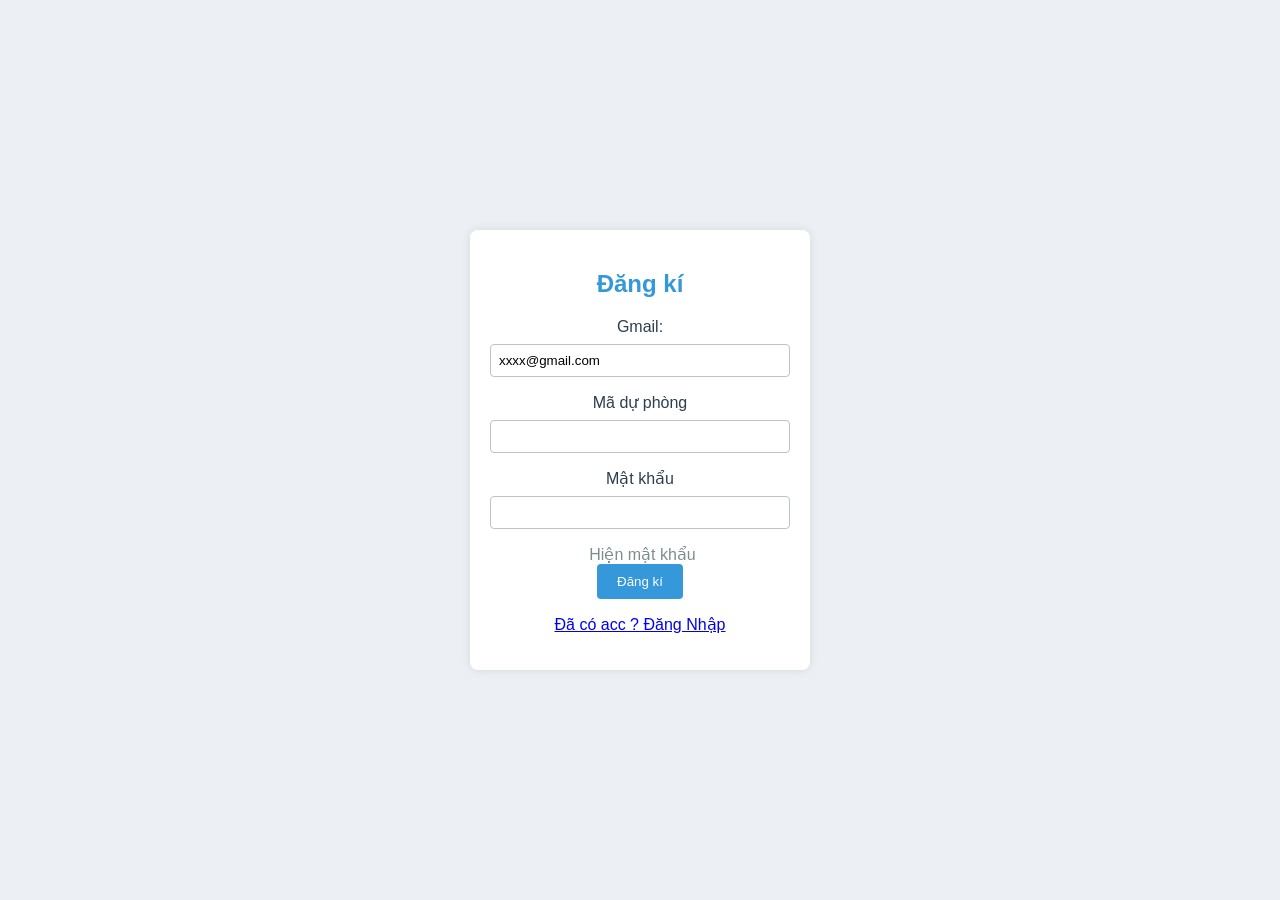
<file: dangki.html>
<!DOCTYPE html>
<html lang="vi">
<head>
  <meta charset="UTF-8">
  <meta name="viewport" content="width=device-width, initial-scale=1.0">
  <title>Login and Register</title>
  <style>
        body {
      font-family: Arial, sans-serif;
      background-color: #ecf0f5;
      display: flex;
      justify-content: center;
      align-items: center;
      height: 100vh;
      margin: 0;
    }

    #loginForm, #registerForm {
      background-color: #fff;
      padding: 20px;
      border-radius: 8px;
      box-shadow: 0 0 10px rgba(0, 0, 0, 0.1);
      text-align: center;
    }

    h2 {
      color: #3498db;
    }

    label {
      display: block;
      margin-bottom: 8px;
      color: #2c3e50;
    }

    input {
      width: 100%;
      padding: 8px;
      margin-bottom: 16px;
      box-sizing: border-box;
      border: 1px solid #bdc3c7;
      border-radius: 4px;
    }

    button {
      background-color: #3498db;
      color: #fff;
      padding: 10px 20px;
      border: none;
      border-radius: 4px;
      cursor: pointer;
    }

    button:hover {
      background-color: #2980b9;
    }

    .error {
      color: #e74c3c;
    }

    .success {
      color: #2ecc71;
    }

    #loginForm, #registerForm {
      width: 300px;
    }

    .show-password {
      display: inline-block;
      margin-left: 5px;
      color: #7f8c8d;
      cursor: pointer;
    }

    #loginGmail, #registerGmail {
      margin-bottom: 16px;
    }
  </style>
</head>
  <body>

    <div id="registerForm">
        <h2>Đăng kí</h2>
        <p id="registerMessage" class="error"></p>
        <form onsubmit="return register()">
          <label for="registerGmail">Gmail:</label>
          <input type="email" id="registerGmail" required>
          <br>
          <label for="verifyCode">Mã dự phòng</label>
          <input type="text" id="verifyCode" required>
          <br>
          <label for="registerPassword">Mật khẩu</label>
          <input type="password" id="registerPassword" required>
          <span class="show-password" onclick="togglePassword('registerPassword')">Hiện mật khẩu</span>
          <br>
          <button type="submit">Đăng kí</button>
          <p><a href="#dangnhap" onclick="login()">Đã có acc ? Đăng Nhập</a></p>
        </form>
        <p id="registerMessage" class="error"></p>
      </div>

  </body>
  <script src="dangki.js"></script>
</html>
</file>
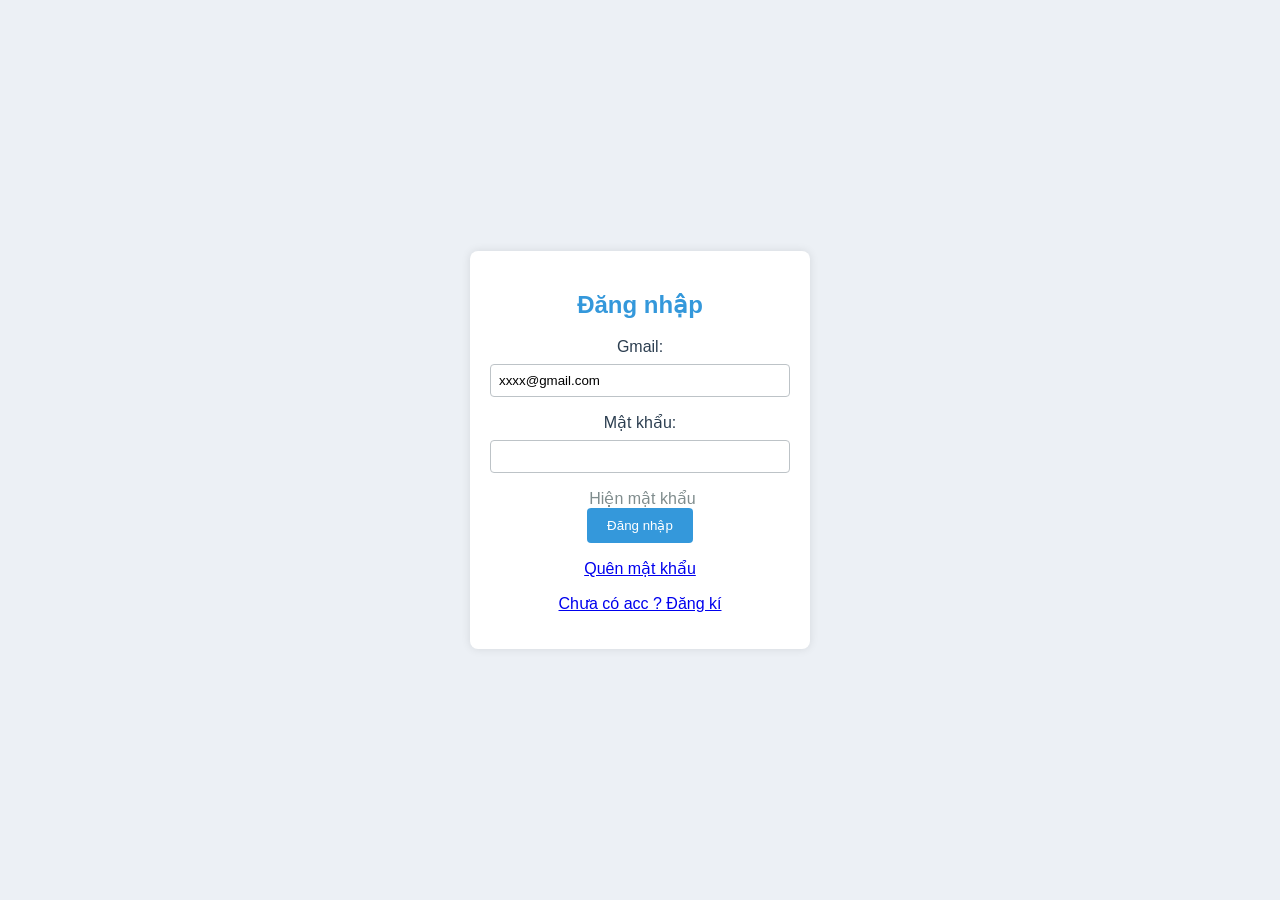
<file: dangnhap.html>
<!DOCTYPE html>
<html lang="vi">
<head>
  <meta charset="UTF-8">
  <meta name="viewport" content="width=device-width, initial-scale=1.0">
  <title>Login and Register</title>
  <style>
    body {
      font-family: Arial, sans-serif;
      background-color: #ecf0f5;
      display: flex;
      justify-content: center;
      align-items: center;
      height: 100vh;
      margin: 0;
    }

    #loginForm, #registerForm {
      background-color: #fff;
      padding: 20px;
      border-radius: 8px;
      box-shadow: 0 0 10px rgba(0, 0, 0, 0.1);
      text-align: center;
    }

    h2 {
      color: #3498db;
    }

    label {
      display: block;
      margin-bottom: 8px;
      color: #2c3e50;
    }

    input {
      width: 100%;
      padding: 8px;
      margin-bottom: 16px;
      box-sizing: border-box;
      border: 1px solid #bdc3c7;
      border-radius: 4px;
    }

    button {
      background-color: #3498db;
      color: #fff;
      padding: 10px 20px;
      border: none;
      border-radius: 4px;
      cursor: pointer;
    }

    button:hover {
      background-color: #2980b9;
    }

    .error {
      color: #e74c3c;
    }

    .success {
      color: #2ecc71;
    }

    #loginForm, #registerForm {
      width: 300px;
    }

    .show-password {
      display: inline-block;
      margin-left: 5px;
      color: #7f8c8d;
      cursor: pointer;
    }

    #loginGmail, #registerGmail {
      margin-bottom: 16px;
    }
  </style>
</head>
  <body>

    <div id="loginForm">
        <h2>Đăng nhập</h2>
        <form onsubmit="return login()">
        <label for="loginGmail">Gmail:</label>
        <input type="email" id="loginGmail" required>
        <br>
        <label for="loginPassword">Mật khẩu:</label>
        <input type="password" id="loginPassword" required>
        <span class="show-password" onclick="togglePassword('loginPassword')">Hiện mật khẩu</span>
        <br>
        <button type="submit">Đăng nhập</button>
        </form>
        <p id="loginMessage" class="error"></p>
        <p><a href="#ForgotPassword" onclick="showForgotPasswordForm()">Quên mật khẩu</a></p>
        <p><a href="#dangki" onclick="signin()">Chưa có acc ? Đăng kí</a></p>
    </div>
    <div id="forgotPasswordForm" style="display: none;">
        <h2>Quên mật khẩu</h2>
        <form onsubmit="return resetPassword()">
          <label for="forgotPasswordGmail">Gmail:</label>
          <input type="email" id="forgotPasswordGmail" required>
          <br>
          <label for="forgotPasswordCode">Mã dự phòng</label>
          <input type="text" id="forgotPasswordCode" required>
          <br>
          <label for="forgotPasswordNewPassword">Mật khẩu mới</label>
          <input type="password" id="forgotPasswordNewPassword" required>
          <span class="show-password" onclick="togglePassword('forgotPasswordNewPassword')">Hiện mật khẩu</span>
          <br>
          <button type="submit">Đổi mật khẩu</button>
        </form>
        <p id="forgotPasswordMessage" class="error"></p>
        <button onclick="goToLoginForm()">Về lại trang đăng nhập</button>
      </div>
  </body>
  <script src="dangnhap.js"></script>
</html>
</file>
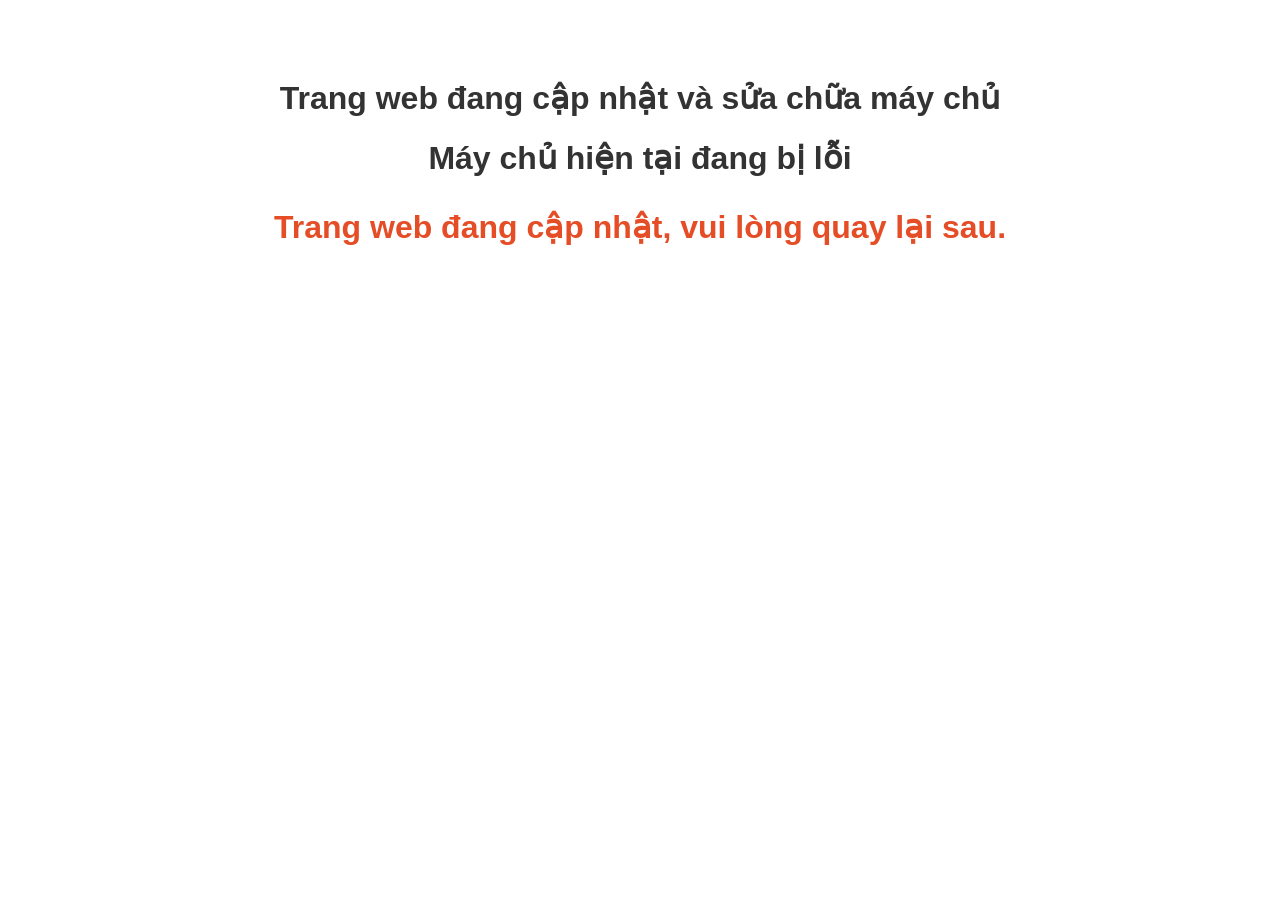
<file: Demtg.html>
<!DOCTYPE html>
<html lang="vi">
<head>
    <meta charset="UTF-8">
    <meta name="viewport" content="width=device-width, initial-scale=1.0">
    <title>Trang web cập nhật</title>
    <style>
        body {
            font-family: 'Arial', sans-serif;
            text-align: center;
            padding: 50px;
        }
        h1 {
            color: #333;
        }
        #countdown {
            font-size: 2em;
            font-weight: bold;
            color: #e44d26;
            margin: 0;
            padding: 10px 0;
        }
    </style>
</head>
<body>

    <h1>Trang web đang cập nhật và sửa chữa máy chủ</h1>
    <h1>Máy chủ hiện tại đang bị lỗi</h1>
    <p id="countdown">Còn lại 12 ngày</p>

    <script>
        // Set the date we're counting down to
        var countDownDate = new Date("February 3, 2024 09:30:00").getTime();

        // Update the countdown every 1 second
        var x = setInterval(function() {

            // Get the current date and time
            var now = new Date().getTime();

            // Calculate the remaining time
            var distance = countDownDate - now;

            // Calculate days, hours, minutes, and seconds
            var days = Math.floor(distance / (1000 * 60 * 60 * 24));
            var hours = Math.floor((distance % (1000 * 60 * 60 * 24)) / (1000 * 60 * 60));
            var minutes = Math.floor((distance % (1000 * 60 * 60)) / (1000 * 60));
            var seconds = Math.floor((distance % (1000 * 60)) / 1000);

            // Display the countdown
            document.getElementById("countdown").innerHTML = "Còn lại " + days + " ngày " + hours + " giờ " + minutes + " phút " + seconds + " giây ";

            // If the countdown is over, display the update message
            if (distance < 0) {
                clearInterval(x);
                document.getElementById("countdown").innerHTML = "Trang web đang cập nhật, vui lòng quay lại sau.";
            }
        }, 1000);
    </script>

</body>
</html>
</file>
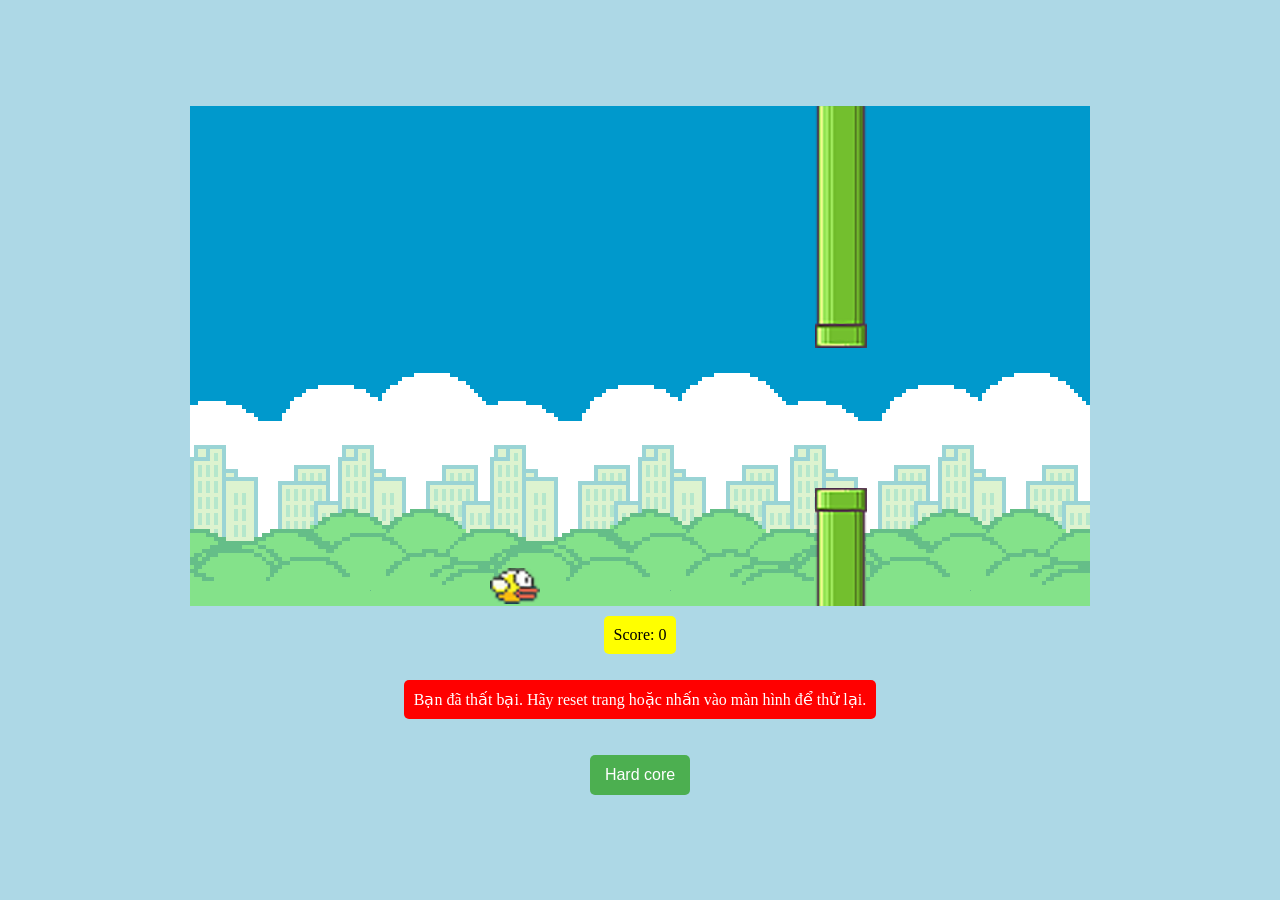
<file: flappybird.html>
<!DOCTYPE html>
<html lang="vi">
<head>
    <meta charset="UTF-8">
    <meta name="viewport" content="width=device-width, initial-scale=1.0">
    <title>Flappy Bird</title>
    <style>
        body {
            margin: 0;
            overflow: hidden;
            display: flex;
            flex-direction: column;
            justify-content: center;
            align-items: center;
            height: 100vh;
            background-color: #ADD8E6; /* Màu xanh dương nhạt */
        }
        #back-button {
            width: 100px;
            height: 40px;
            background-color: #4CAF50;
            color: white;
            border: none;
            border-radius: 5px;
            cursor: pointer;
            font-size: 16px;
            margin-top: 20px;
        }
        #score, #message {
            background-color: yellow;
            padding: 10px;
            border-radius: 5px;
            margin-top: 10px;
            text-align: center;
        }
        #message {
            background-color: red;
            color: white;
        }
    </style>
</head>
<body>
    <canvas id="gamezone" width="900" height="500"></canvas>
    <p id="score">Score: 0</p>
    <p id="message"></p>
    <button id="back-button" onclick="resetGame()">Hard core</button>
    <script src="flappybird.js"></script>
</body>
</html>
</file>
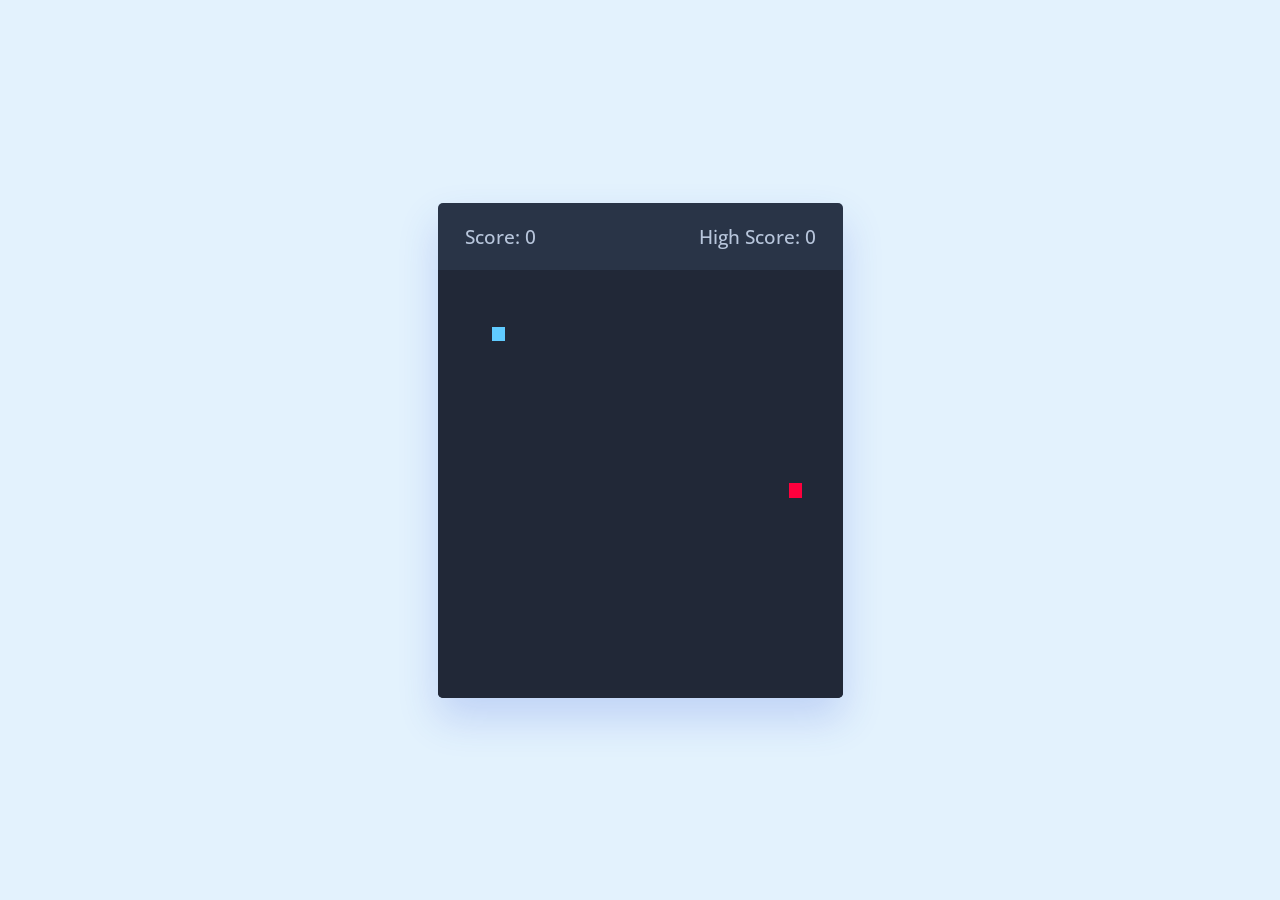
<file: ransanmoi.html>
<!DOCTYPE html>
<html lang="vi" dir="ltr">
  <head>
    <meta charset="utf-8">
    <title>Rắn săn mồi</title>
    <link rel="stylesheet" href="ransanmoi.css">
    <meta name="viewport" content="width=device-width, initial-scale=1.0">
    <link rel="stylesheet" href="https://cdnjs.cloudflare.com/ajax/libs/font-awesome/6.3.0/css/all.min.css">
    <script src="ransanmoi.js" defer></script>
  </head>
  <body>
    <div class="wrapper">
      <div class="game-details">
        <span class="score">Score: 0</span>
        <span class="high-score">High Score: 0</span>
      </div>
      <div class="play-board"></div>
      <div class="controls">
        <i data-key="ArrowLeft" class="fa-solid fa-arrow-left-long"></i>
        <i data-key="ArrowUp" class="fa-solid fa-arrow-up-long"></i>
        <i data-key="ArrowRight" class="fa-solid fa-arrow-right-long"></i>
        <i data-key="ArrowDown" class="fa-solid fa-arrow-down-long"></i>
      </div>
    </div>

  </body>
</html>
</file>
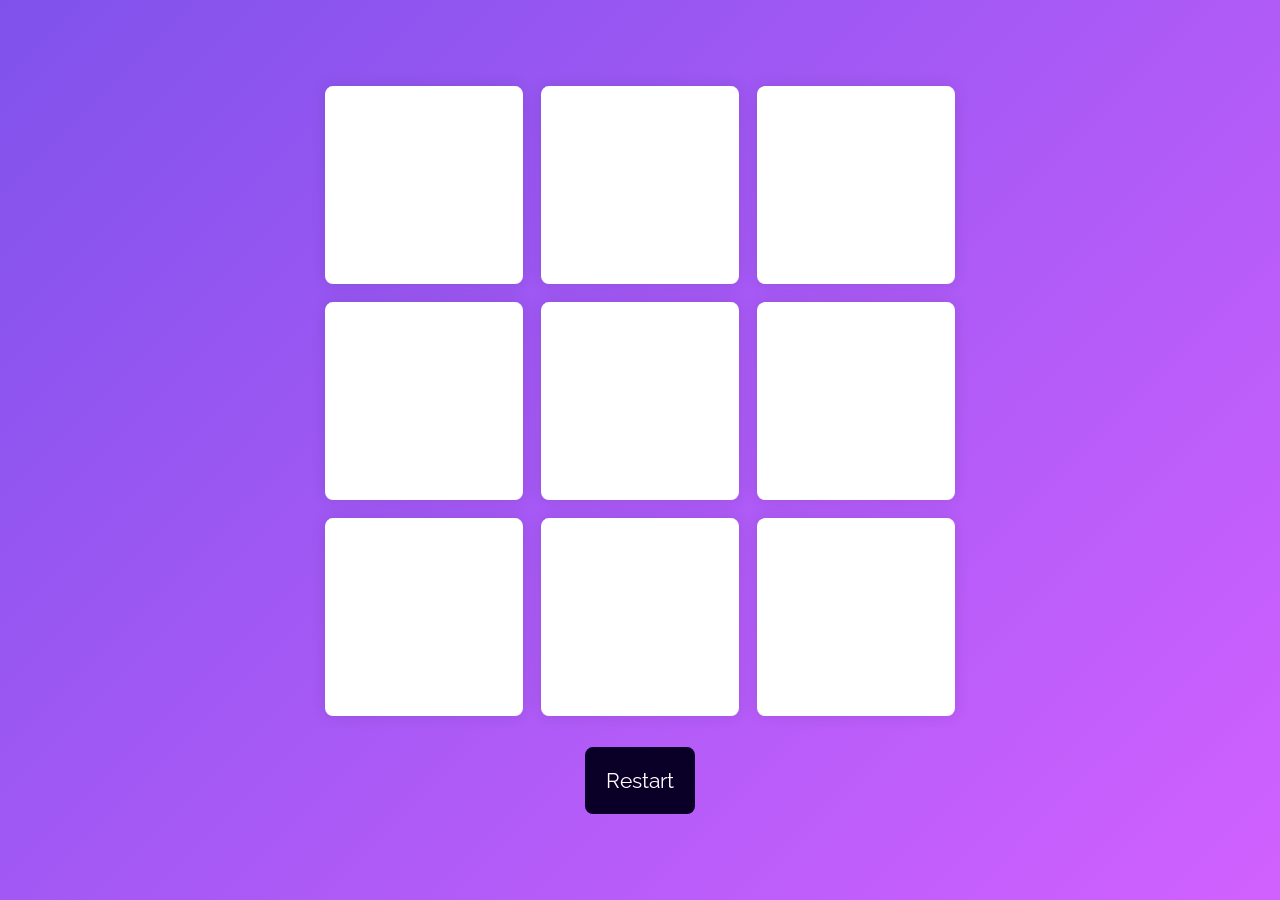
<file: tictactoe.html>
<!DOCTYPE html>
<html lang="vi">
    <meta name="viewport" content="width=device-width, initial-scale=1.0">
    <title>Tic Tac Toe</title>
    <!-- Google Fonts -->
    <link href="https://fonts.googleapis.com/css2?family=Raleway:wght@700&display=swap" rel="stylesheet">
    <!-- Stylesheet -->
    <link rel="stylesheet" href="tictactoe.css">
</head>
<body>
   <div class="wrapper">
       <div class="container">
           <button class="button-option"></button>
           <button class="button-option"></button>
           <button class="button-option"></button>
           <button class="button-option"></button>
           <button class="button-option"></button>
           <button class="button-option"></button>
           <button class="button-option"></button>
           <button class="button-option"></button>
           <button class="button-option"></button>
       </div>
       <button id="restart">Restart</button>
   </div>

   <div class="popup hide">
       <p id="message">Sample Message</p>
       <button id="new-game">New Game</button>
   </div>
   
    <!-- Script -->
    <script src="tictactoe.js"></script>
</body>
</html>
</file>
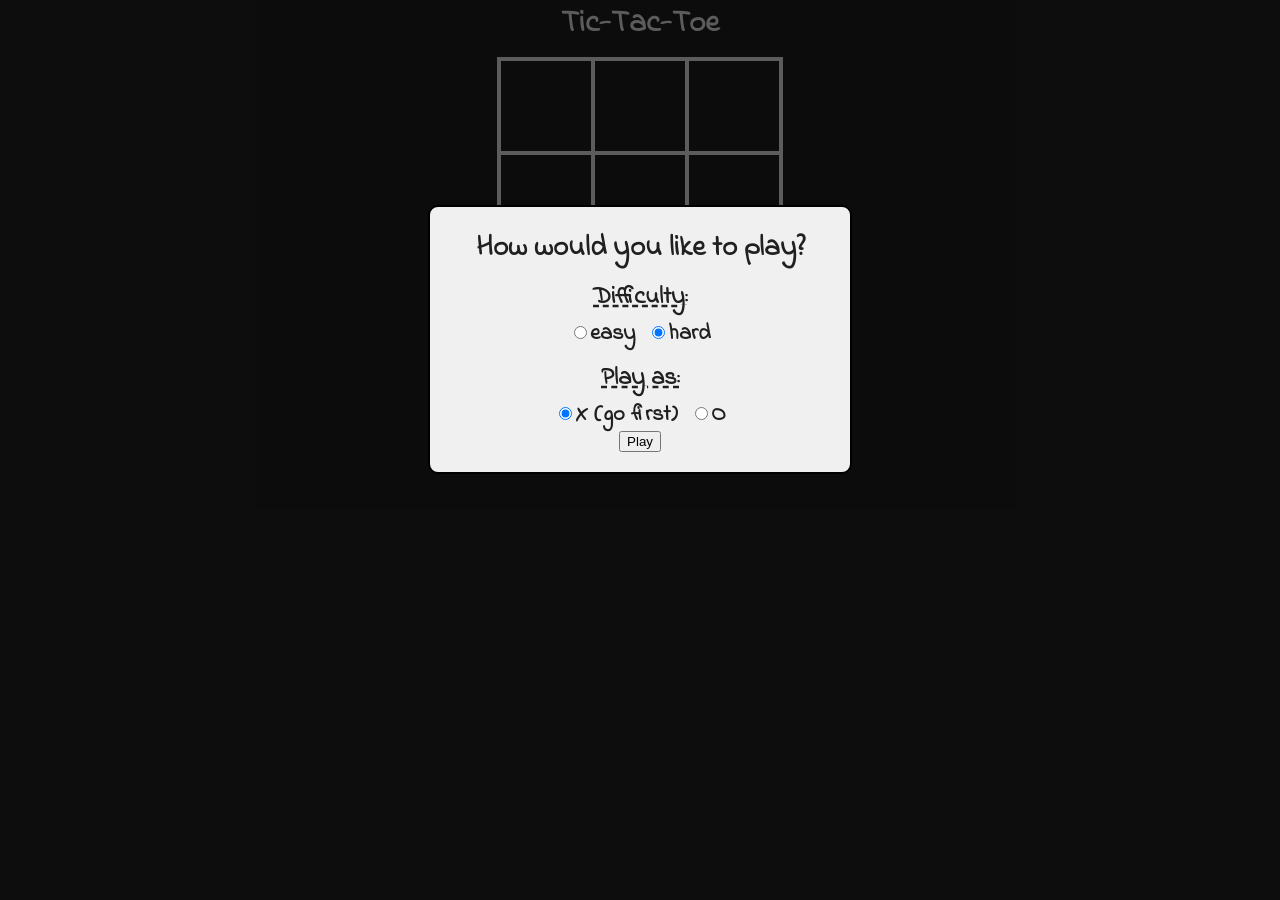
<file: tictactoeai.html>
<html lang="vi">
  <head>
    <meta charset="utf-8">
    <meta name="viewport" content="width=device-width, initial-scale=1.0">
    <title>Tic-tac-toe</title>
    <link href="https://fonts.googleapis.com/css?family=Indie+Flower" rel="stylesheet">
    <link href="tictactoeai.css" rel="stylesheet">
  </head>
  <body onload="initialize()">
    <h1>Tic-Tac-Toe</h1>
    <table id="table_game">
      <tr><td class="td_game"><div id="cell0" onclick="cellClicked(this.id)" class="fixed"></div></td><td class="td_game"><div id="cell1" onclick="cellClicked(this.id)" class="fixed"></div></td><td class="td_game"><div id="cell2" onclick="cellClicked(this.id)" class="fixed"></div></td></tr>
      <tr><td class="td_game"><div id="cell3" onclick="cellClicked(this.id)" class="fixed"></div></td><td class="td_game"><div id="cell4" onclick="cellClicked(this.id)" class="fixed"></div></td><td class="td_game"><div id="cell5" onclick="cellClicked(this.id)" class="fixed"></div></td></tr>
      <tr><td class="td_game"><div id="cell6" onclick="cellClicked(this.id)" class="fixed"></div></td><td class="td_game"><div id="cell7" onclick="cellClicked(this.id)" class="fixed"></div></td><td class="td_game"><div id="cell8" onclick="cellClicked(this.id)" class="fixed"></div></td></tr>
    </table>
    <div id="restart" title="Start new game" onclick="restartGame(true)"><span style="vertical-align:top;position:relative;top:-10px">#</span></div>
    <table>
      <tr><th class="th_list">Computer</th><th class="th_list" style="padding-right:10px;padding-left:10px">Draws</th><th class="th_list">Player</th></tr>
      <tr><td class="td_list" id="computer_score">0</td><td class="td_list" style="padding-right:10px;padding-left:10px" id="tie_score">0</td><td class="td_list" id="player_score">0</td></tr>
    </table>
    <!-- The modal dialog for announcing the winner -->
    <div id="winAnnounce" class="modal">
      <!-- Modal content -->
      <div class="modal-content">
        <span class="close" onclick="closeModal('winAnnounce')">&times;</span>
        <p id="winText"></p>
      </div>
    </div>
    <!-- The dialog for getting feedback from the user -->
    <div id="userFeedback" class="modal">
      <!-- Modal content -->
      <div class="modal-content">
        <p id="questionText"></p>
        <p><button id="yesBtn">Yes</button>&nbsp;<button id="noBtn">No</button></p>
      </div>
    </div>
    <!-- The options dialog -->
    <div id="optionsDlg" class="modal">
      <!-- Modal content -->
      <div class="modal-content">
        <h2>How would you like to play?</h2>
          <h3>Difficulty:</h3>
          <label><input type="radio" name="difficulty" id="r0" value="0">easy&nbsp;</label>
          <label><input type="radio" name="difficulty" id="r1" value="1" checked>hard</label><br>
          <h3>Play as:</h3>
          <label><input type="radio" name="player" id="rx" value="x" checked>X (go first)&nbsp;</label>
          <label><input type="radio" name="player" id="ro" value="o">O<br></label>
          <p><button id="okBtn" onclick="getOptions()">Play</button></p>
      </div>
    </div>
    <script src="tictactoeai.js"></script>
  </body>
</html>
</file>
<file: web.css>
.corner-buttons {
    position: fixed;
    top: 2vw; /* thay đổi top để phản ánh về viewport width */
    left: 2vw; 
    display: flex;
    flex-direction: column;
}

.corner-buttons button {
    margin-bottom: 2vw; /* thay đổi margin để phản ánh về viewport width */
    background-color: #4CAF50;
    color: white;
    padding: 1vw; /* thay đổi padding để phản ánh về viewport width */
    border: none;
    cursor: pointer;
}

.corner-buttons button:hover {
    background-color: #45a049 ;
}

body {
    margin: 0;
    padding: 0;
    font-family: Arial, sans-serif;
    background-color: #08b0f3; 
    display: flex;
    align-items: center;
    justify-content: center;
    height: 100vh;
}

.container {
    text-align: center;
    position: relative;
    z-index: 1;
    margin-top: 4vh; /* thay đổi margin để phản ánh về viewport height */
}

.orange-text {
    color: rgb(247, 162, 4);
    margin-top: 130vh; /* thay đổi margin để phản ánh về viewport height */
}

/* khu vực redtext tết */

.user-info {
    color: rgb(195, 0, 255);
    margin-top: 2vh; /* thay đổi margin để phản ánh về viewport height */
    margin-bottom: 5vh; /* thay đổi margin để phản ánh về viewport height */
}

.top-right-buttons {
    position: fixed;
    top: 2vw; /* thay đổi top để phản ánh về viewport width */
    right: 2vw; /* thay đổi right để phản ánh về viewport width */
    display: flex;
    flex-direction: row;
    z-index: 2;
}

.top-right-buttons button {
    margin-right: 2vw; /* thay đổi margin để phản ánh về viewport width */
    padding: 1vw; /* thay đổi padding để phản ánh về viewport width */
    background-color: #4CAF50;
    color: white;
    border: none;
    cursor: pointer;
}

.top-right-buttons button:hover {
    background-color: #45a049;
}

.nghe-nhac {
    display: flex;
    flex-direction: column;
    align-items: center;
    margin-top: 10vh;
    margin-bottom: 20vh;
    max-width: 40vw; /* Thay đổi giá trị này tùy thuộc vào nhu cầu của bạn */
    cursor: pointer;
    transition: transform 0.3s ease-in-out;
    text-align: center;
    overflow: hidden;
  }

.nghe-nhac img {
    width: 100%;
    max-width: 100%;
    height: auto;
    object-fit: cover;
    border-radius: 8px; /*Thêm đường cong cho ảnh */
}

.nghe-nhac p {
    margin-top: 10px;
    font-size: 16px;
    color: #ff00f2;
    background-color: #fff;
    padding: 3vw; /* thay đổi padding để phản ánh về viewport width */
    margin: 1w; /* thay đổi margin để phản ánh về viewport width */
}

.game-row {
    display: flex;
    justify-content: space-around;
    flex-wrap: wrap;
    margin-top: 2vh; /* thay đổi margin để phản ánh về viewport height */
    margin-bottom: 0px;
}

.game-box {
    background-color: #fff;
    padding: 3vw; /* thay đổi padding để phản ánh về viewport width */
    margin: 1w; /* thay đổi margin để phản ánh về viewport width */
    cursor: pointer;
    transition: transform 0.3s ease-in-out;
    max-width: 12vw; /* thay đổi max-width để phản ánh về viewport width */
    text-align: center;
    display: flex;
    flex-direction: column;
    align-items: center;
    overflow: hidden;
}

.game-box:hover {
    transform: scale(1.1);
}

.game-box img {
    width: 100%;
    height: 100%;
    max-width: 80%;
    max-height: 80%;
    object-fit: contain;
}

.top-left-corner {
    position: fixed;
    top: 10px;
    left: 10px;
}

#updateButton {
    background-color: #808080;
    color: white;
    padding: 10px;
    border: none;
    cursor: pointer;
}

#updateButton:hover {
    background-color: #555;
}

.modal {
    display: none;
    position: fixed;
    top: 0;
    left: 0;
    width: 100%;
    height: 100%;
    background-color: rgba(0, 0, 0, 0.7);
}

.modal-content {
    background-color: #fefefe;
    margin: 10% auto;
    padding: 20px;
    border: 1px solid #ddd;
    box-shadow: 0 4px 8px rgba(0, 0, 0, 0.1);
    max-width: 600px; /* Tùy chỉnh theo kích thước mong muốn */
    border-radius: 10px;
}

.modal-content p {
    color: red;
}

.close {
    color: #aaa;
    float: right;
    font-size: 28px;
    font-weight: bold;
    cursor: pointer;
}

.close:hover {
    color: #555;
}

h2 {
    color: #18fd23;
    font-size: 24px;
    margin-bottom: 20px;
}

ul {
    list-style-type: none;
    padding: 0;
}

ul li {
    line-height: 1.6;
    margin-bottom: 10px;
    font-size: 16px;
    color: #2508ca;
}

hr {
    border: 0.5px solid #130b79;
    margin: 20px 0;
}

p {
    font-size: 16px;
    margin-bottom: 20px;
}

button {
    background-color: #4CAF50;
    color: white;
    padding: 10px;
    border: none;
    cursor: pointer;
    border-radius: 5px;
}

button:hover {
    background-color: #45a049;
}

.fade {
    animation: fade 0.3s;
}

@keyframes fade {
    from {opacity: 0.4}
    to {opacity: 1}
}
</file>
<file: ransanmoi.css>
/* Import Google font */
@import url('https://fonts.googleapis.com/css2?family=Open+Sans:wght@400;500;600;700&display=swap');
* {
  margin: 0;
  padding: 0;
  box-sizing: border-box;
  font-family: 'Open Sans', sans-serif;
}
body {
  display: flex;
  align-items: center;
  justify-content: center;
  min-height: 100vh;
  background: #E3F2FD;
}
.wrapper {
  width: 45vmin;
  height: 55vmin;
  display: flex;
  overflow: hidden;
  flex-direction: column;
  justify-content: center;
  border-radius: 5px;
  background: #293447;
  box-shadow: 0 20px 40px rgba(52, 87, 220, 0.2);
}
.game-details {
  color: #B8C6DC;
  font-weight: 500;
  font-size: 1.2rem;
  padding: 20px 27px;
  display: flex;
  justify-content: space-between;
}
.play-board {
  height: 100%;
  width: 100%;
  display: grid;
  background: #212837;
  grid-template: repeat(30, 1fr) / repeat(30, 1fr);
}
.play-board .food {
  background: #FF003D;
}
.play-board .head {
  background: #60CBFF;
}

.controls {
  display: none;
  justify-content: space-between;
}
.controls i {
  padding: 25px 0;
  text-align: center;
  font-size: 1.3rem;
  color: #B8C6DC;
  width: calc(100% / 4);
  cursor: pointer;
  border-right: 1px solid #171B26;
}

@media screen and (max-width: 800px) {
  .wrapper {
    width: 90vmin;
    height: 115vmin;
  }
  .game-details {
    font-size: 1rem;
    padding: 15px 27px;
  }
  .controls {
    display: flex;
  }
  .controls i {
    padding: 15px 0;
    font-size: 1rem;
  }
}
</file>
<file: tictactoe.css>
* {
    padding: 0;
    margin: 0;
    box-sizing: border-box;
    font-family: "Raleway", sans-serif;
  }
  body {
    height: 100vh;
    background: linear-gradient(135deg, #8052ec, #d161ff);
  }
  html {
    font-size: 16px;
  }
  .wrapper {
    position: absolute;
    transform: translate(-50%, -50%);
    top: 50%;
    left: 50%;
  }
  .container {
    width: 70vmin;
    height: 70vmin;
    display: flex;
    flex-wrap: wrap;
    gap: 2vmin;
  }
  .button-option {
    background: #ffffff;
    height: 22vmin;
    width: 22vmin;
    border: none;
    border-radius: 8px;
    font-size: 12vmin;
    color: #d161ff;
    box-shadow: 0 0 15px rgba(0, 0, 0, 0.1);
  }
  #restart {
    font-size: 1.3em;
    padding: 1em;
    border-radius: 8px;
    background-color: #0a0027;
    color: #ffffff;
    border: none;
    position: relative;
    margin: 1.5em auto 0 auto;
    display: block;
  }
  .popup {
    background: linear-gradient(135deg, #8052ec, #d161ff);
    height: 100%;
    width: 100%;
    position: absolute;
    display: flex;
    z-index: 2;
    align-items: center;
    justify-content: center;
    flex-direction: column;
    gap: 1em;
    font-size: 12vmin;
  }
  #new-game {
    font-size: 0.6em;
    padding: 0.5em 1em;
    background-color: #0a0027;
    color: #ffffff;
    border-radius: 0.2em;
    border: none;
  }
  #message {
    color: #ffffff;
    text-align: center;
    font-size: 1em;
  }
  .popup.hide {
    display: none;
  }
</file>
<file: tictactoeai.css>
body {
    background-color: rgb(32, 32, 32);
    background-image: url("https://janschreiber.github.io/img2/black-chalk.jpg");
    color: rgb(230, 230, 230);
    text-align: center;
    font-family: 'Indie Flower', 'Comic Sans', cursive;
    font-size: 0.7em;
}
h1 {
    line-height: 1em;
    margin-bottom: 0;
    padding-bottom: 5px;
    font-size: 2.8em;
    font-weight: bold;
}
h2 {
    font-size: 1.3em;
    font-weight: bold;
    padding: 0;
    margin: 0;

}
h3 {
    font-size: 1.1em;
    text-decoration: underline;
    text-decoration-style: dashed;
    padding: 0;
    margin: 10px 0 2px 0;
}
table {
    margin: 2% auto;
    border-collapse: collapse;
}
#table_game {
    position: relative;
    font-size: 120px;
    margin: 1% auto;
    border-collapse: collapse;
}
.td_game {
    border: 4px solid rgb(230, 230, 230);
    width: 90px;
    height: 90px;
    padding: 0;
    vertical-align: middle;
    text-align: center;
}
.fixed {
    width: 90px;
    height: 90px;
    line-height: 90px;
    display: block;
    overflow: hidden;
    cursor: pointer;
}
.td_list {
    text-align: center;
    font-size: 1.3em;
    font-weight: bold;
}
.th_list {
    font-size: 1.3em;
    font-weight: bold;
    text-align: center;
    text-decoration: underline;
}
#restart {
    font-size: 3em;
    width: 1em;
    height: 0.9em;
    cursor: pointer;
    margin: 0 auto;
    overflow: hidden;
}
.x {
    color: darksalmon;
    position: relative;
    top: -8px;
    font-size: 1.2em;
    cursor: default;
}
.o {
    color: aquamarine;
    position: relative;
    top: -7px;
    font-size: 1.0em;
    cursor: default;
}

/* modal background */
.modal {
    display: none;
    position: fixed;
    z-index: 1;
    left: 0;
    top: 0;
    width: 100%;
    height: 100%;
    overflow: auto; /* enable scroll if needed */
    background-color: black; /* fallback color */
    background-color: rgba(0, 0, 0, 0.6);
}

/* modal content */
.modal-content {
    background-color: rgb(240, 240, 240);
    color: rgb(32, 32, 32);
    font-size: 2em;
    font-weight: bold;
    /* 16 % from the top and centered */
    margin: 16% auto;
    padding: 20px;
    border: 2px solid black;
    border-radius: 10px;
    width: 380px;
    max-width: 80%;
}
.modal-content p {
    margin: 0;
    padding: 0;
}

/* close button for modal dialog */
.close {
    color: rgb(170, 170, 170);
    float: right;
    position: relative;
    top: -25px;
    right: -10px;
    font-size: 34px;
    font-weight: bold;
}
.close:hover,
.close:focus {
    color: black;
    text-decoration: none;
    cursor: pointer;
}

.win-color {
    background-color: rgb(240, 240, 240);
}
</file>
